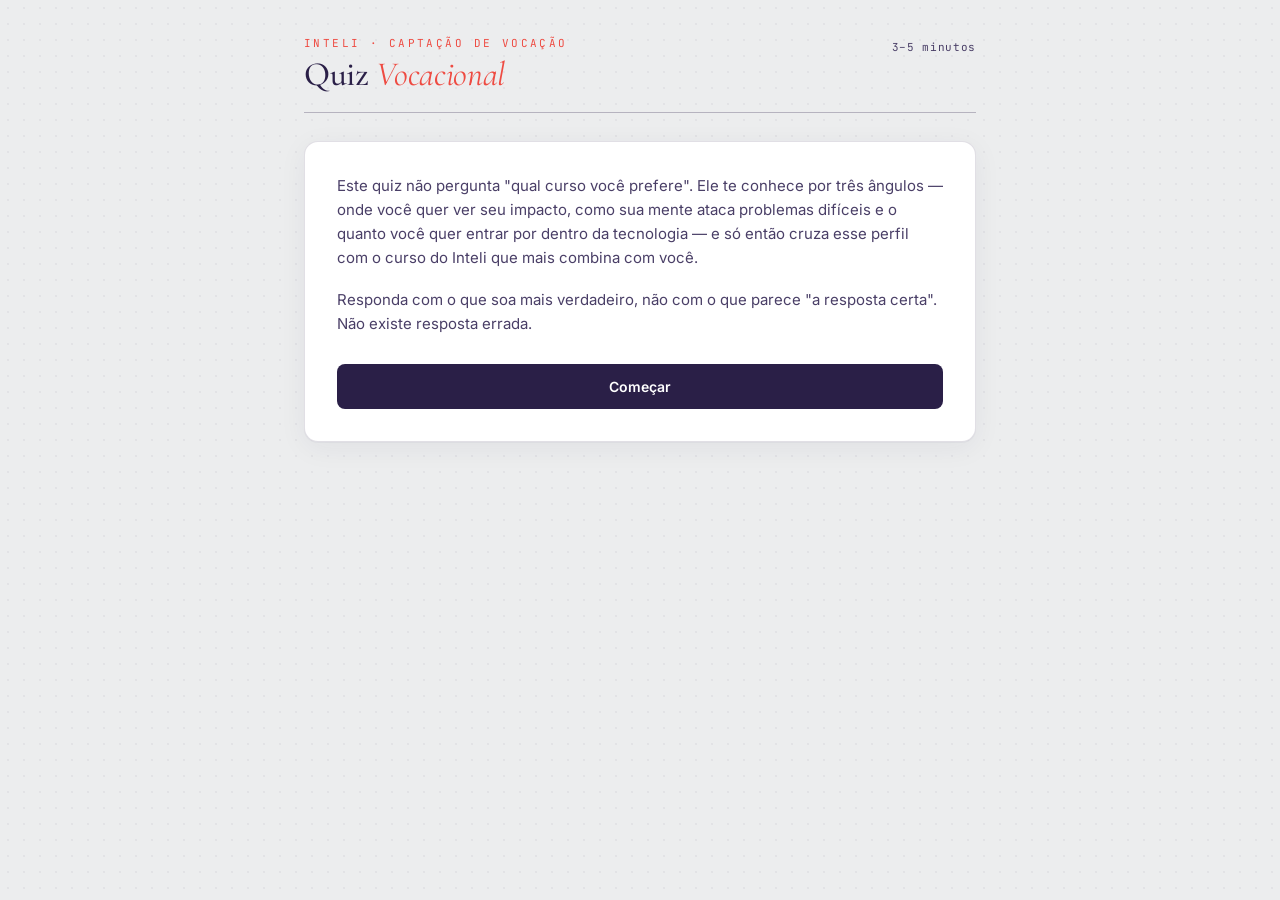
<file: index.html>
<!DOCTYPE html>
<html lang="pt-BR">
<head>
<meta charset="UTF-8">
<meta name="viewport" content="width=device-width, initial-scale=1">
<title>Quiz Vocacional · Inteli</title>
<link rel="preconnect" href="https://fonts.googleapis.com">
<link rel="preconnect" href="https://fonts.gstatic.com" crossorigin>
<link href="https://fonts.googleapis.com/css2?family=Cormorant+Garamond:ital,wght@0,400;0,500;0,600;0,700;1,400&family=Inter:wght@300;400;500;600;700&family=JetBrains+Mono:wght@400;500&display=swap" rel="stylesheet">
<link rel="stylesheet" href="style.css">
</head>
<body>
<div class="container" id="app"></div>
<script src="questions.js"></script>
<script src="app.js"></script>
</body>
</html>
</file>
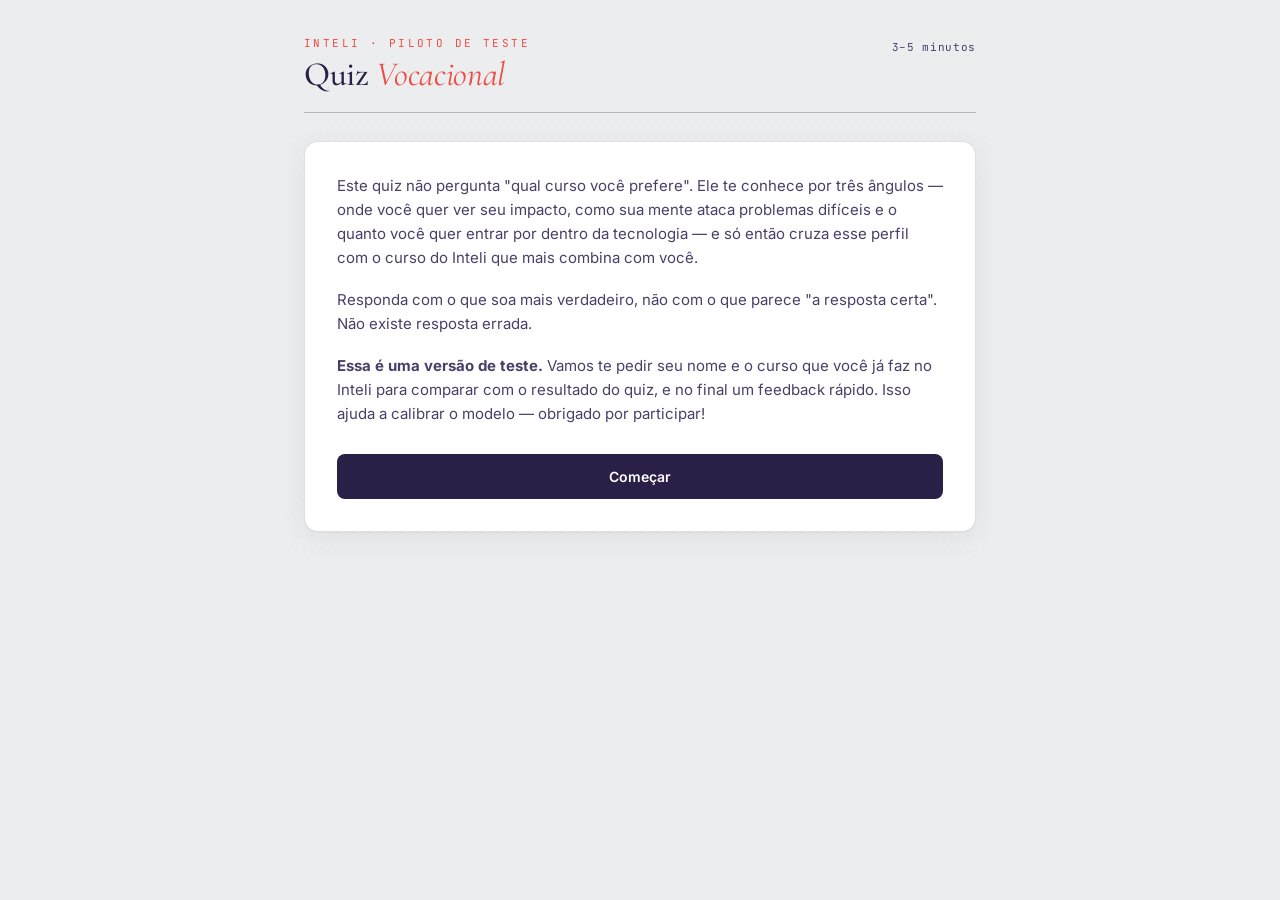
<file: teste-piloto/index.html>
<!DOCTYPE html>
<html lang="pt-BR">
<head>
<meta charset="UTF-8">
<meta name="viewport" content="width=device-width, initial-scale=1">
<title>Quiz Vocacional · Inteli (piloto de teste)</title>
<link rel="preconnect" href="https://fonts.googleapis.com">
<link rel="preconnect" href="https://fonts.gstatic.com" crossorigin>
<link href="https://fonts.googleapis.com/css2?family=Cormorant+Garamond:ital,wght@0,400;0,500;0,600;0,700;1,400&family=Inter:wght@300;400;500;600;700&family=JetBrains+Mono:wght@400;500&display=swap" rel="stylesheet">
<link rel="stylesheet" href="style.css">
</head>
<body>
<div class="container" id="app"></div>
<script src="config.js"></script>
<script src="questions.js"></script>
<script src="app.js"></script>
</body>
</html>
</file>
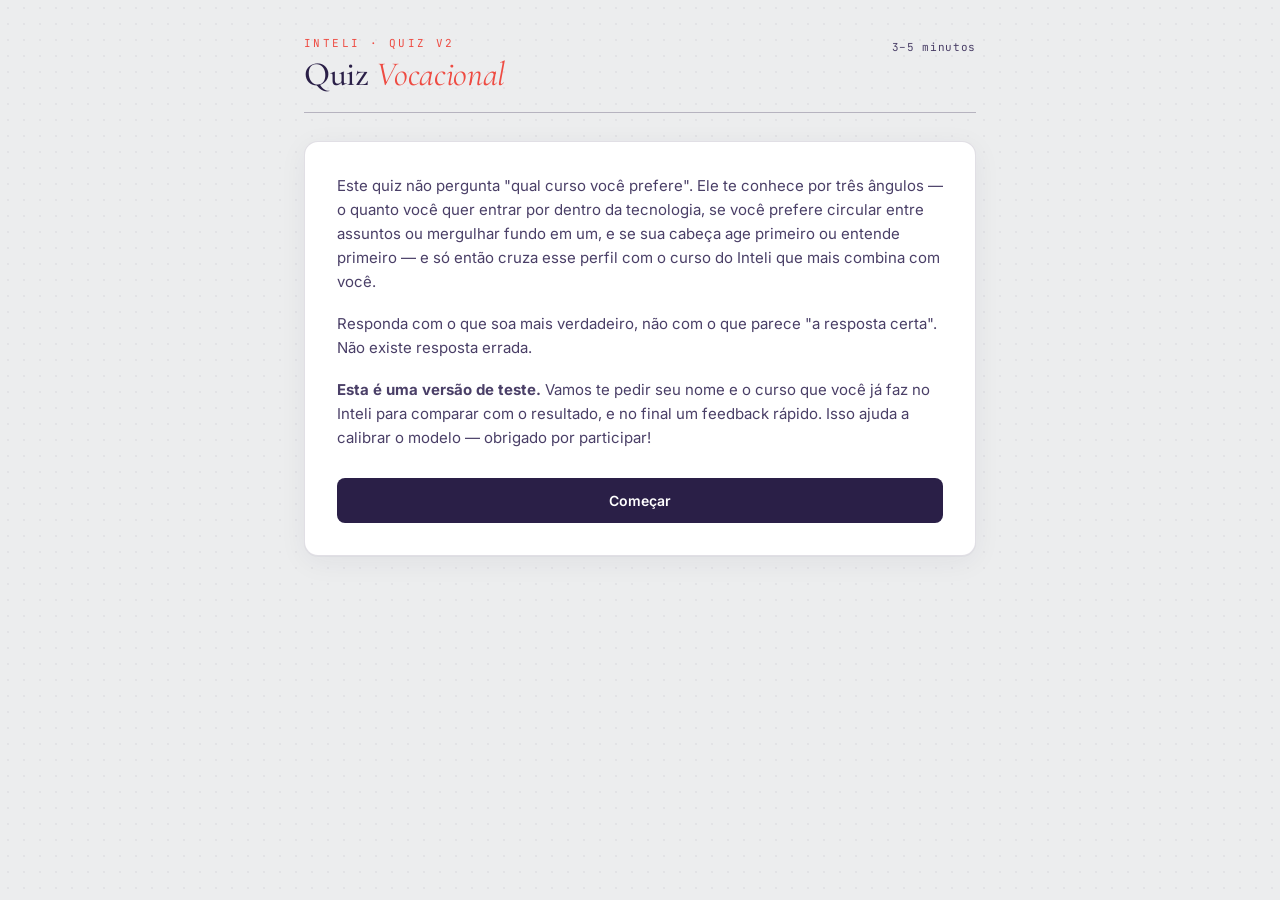
<file: v2/index.html>
<!DOCTYPE html>
<html lang="pt-BR">
<head>
<meta charset="UTF-8">
<meta name="viewport" content="width=device-width, initial-scale=1">
<title>Quiz Vocacional · Inteli (v2)</title>
<link rel="preconnect" href="https://fonts.googleapis.com">
<link rel="preconnect" href="https://fonts.gstatic.com" crossorigin>
<link href="https://fonts.googleapis.com/css2?family=Cormorant+Garamond:ital,wght@0,400;0,500;0,600;0,700;1,400&family=Inter:wght@300;400;500;600;700&family=JetBrains+Mono:wght@400;500&display=swap" rel="stylesheet">
<link rel="stylesheet" href="style.css">
</head>
<body>
<div class="container" id="app"></div>
<script src="config.js"></script>
<script src="questions.js"></script>
<script src="app.js"></script>
</body>
</html>
</file>
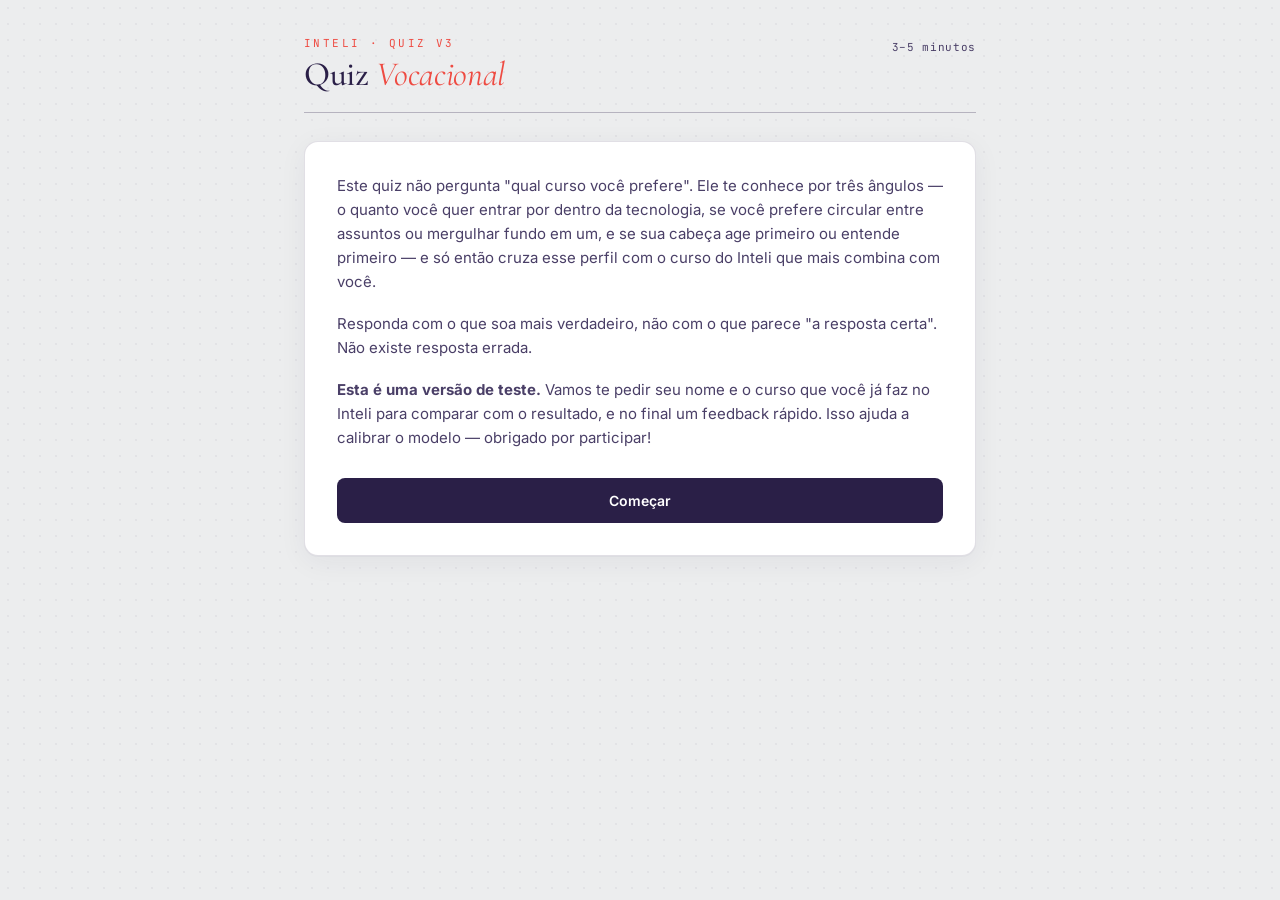
<file: v3/index.html>
<!DOCTYPE html>
<html lang="pt-BR">
<head>
<meta charset="UTF-8">
<meta name="viewport" content="width=device-width, initial-scale=1">
<title>Quiz Vocacional · Inteli (v3)</title>
<link rel="preconnect" href="https://fonts.googleapis.com">
<link rel="preconnect" href="https://fonts.gstatic.com" crossorigin>
<link href="https://fonts.googleapis.com/css2?family=Cormorant+Garamond:ital,wght@0,400;0,500;0,600;0,700;1,400&family=Inter:wght@300;400;500;600;700&family=JetBrains+Mono:wght@400;500&display=swap" rel="stylesheet">
<link rel="stylesheet" href="style.css">
</head>
<body>
<div class="container" id="app"></div>
<script src="config.js"></script>
<script src="questions.js"></script>
<script src="app.js"></script>
</body>
</html>
</file>
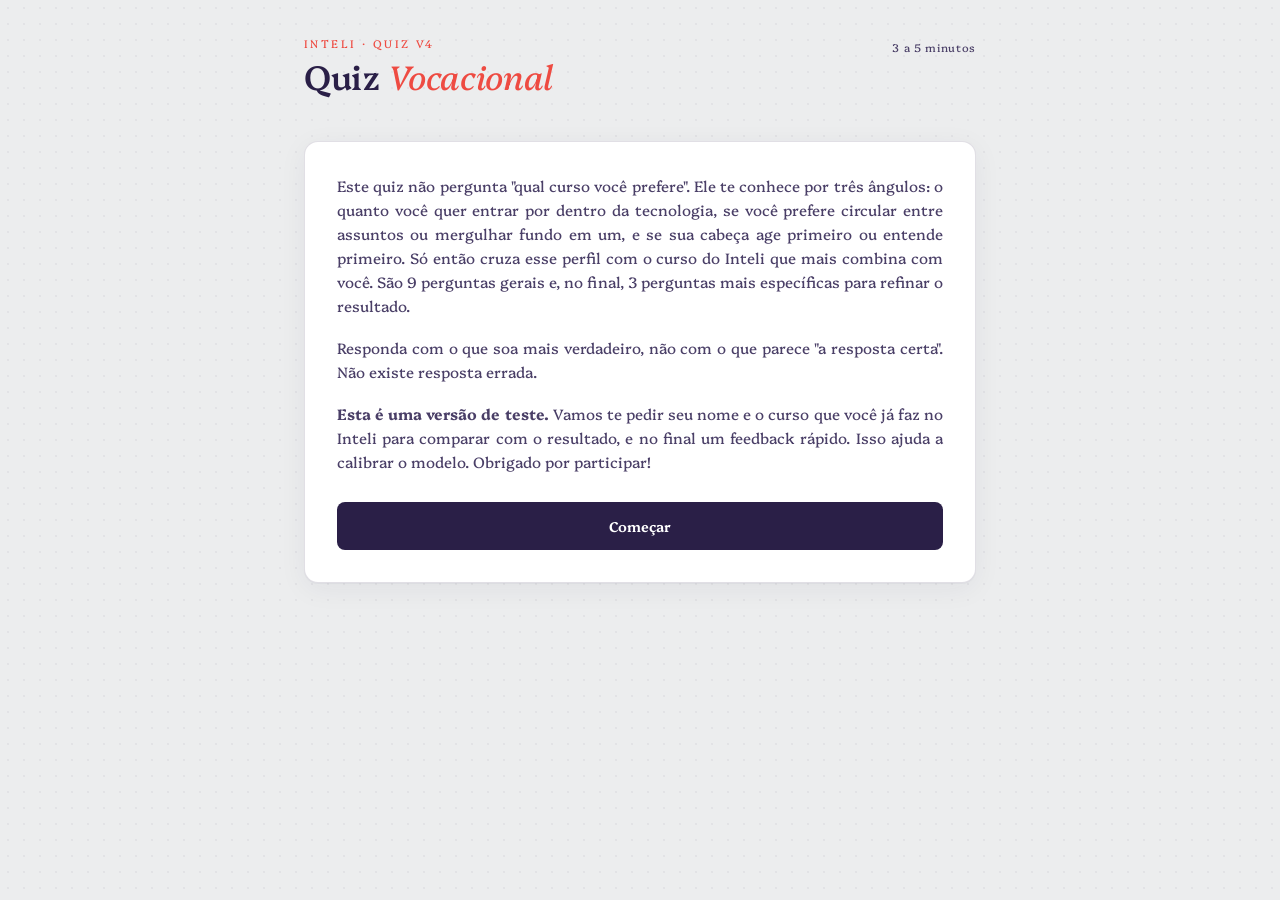
<file: v4/index.html>
<!DOCTYPE html>
<html lang="pt-BR">
<head>
<meta charset="UTF-8">
<meta name="viewport" content="width=device-width, initial-scale=1">
<title>Quiz Vocacional · Inteli (v4)</title>
<link rel="preconnect" href="https://fonts.googleapis.com">
<link rel="preconnect" href="https://fonts.gstatic.com" crossorigin>
<link href="https://fonts.googleapis.com/css2?family=Platypi:ital,wght@0,300..800;1,300..800&display=swap" rel="stylesheet">
<link rel="stylesheet" href="style.css">
</head>
<body>
<div class="container" id="app"></div>
<script src="config.js"></script>
<script src="questions.js"></script>
<script src="app.js"></script>
</body>
</html>
</file>
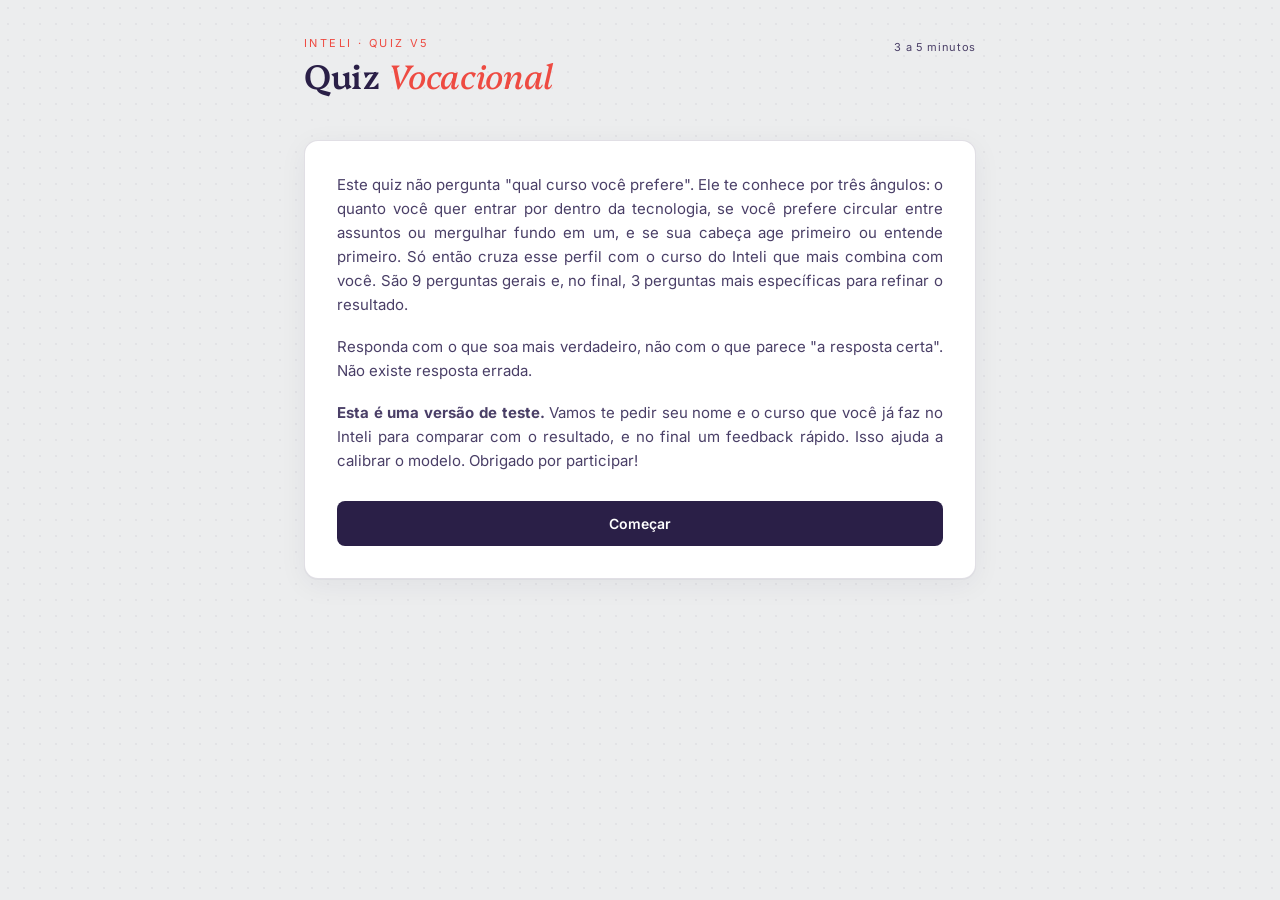
<file: v5/index.html>
<!DOCTYPE html>
<html lang="pt-BR">
<head>
<meta charset="UTF-8">
<meta name="viewport" content="width=device-width, initial-scale=1">
<title>Quiz Vocacional · Inteli (v5)</title>
<link rel="preconnect" href="https://fonts.googleapis.com">
<link rel="preconnect" href="https://fonts.gstatic.com" crossorigin>
<link href="https://fonts.googleapis.com/css2?family=Platypi:ital,wght@0,300..800;1,300..800&family=Inter:ital,wght@0,400..700;1,400..700&display=swap" rel="stylesheet">
<link rel="stylesheet" href="style.css">
</head>
<body>
<div class="container" id="app"></div>
<script src="config.js"></script>
<script src="questions.js"></script>
<script src="app.js"></script>
</body>
</html>
</file>
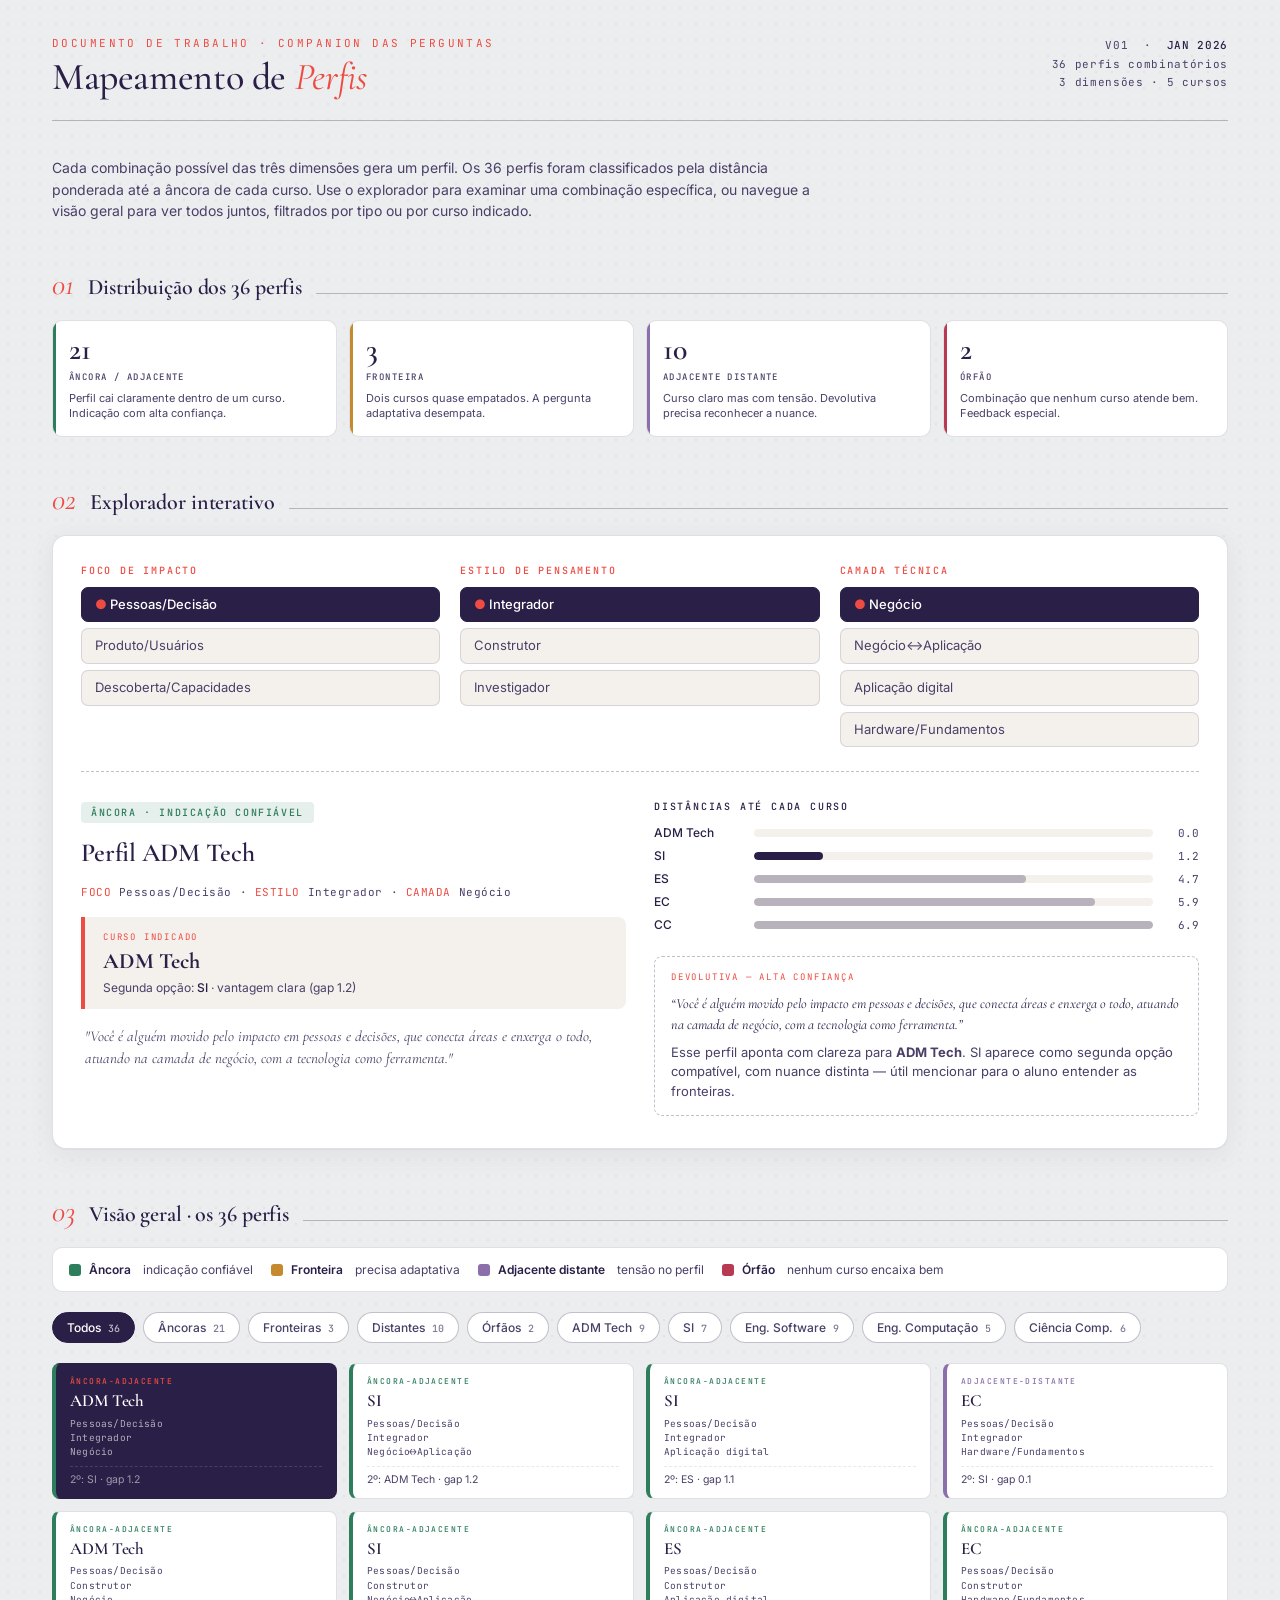
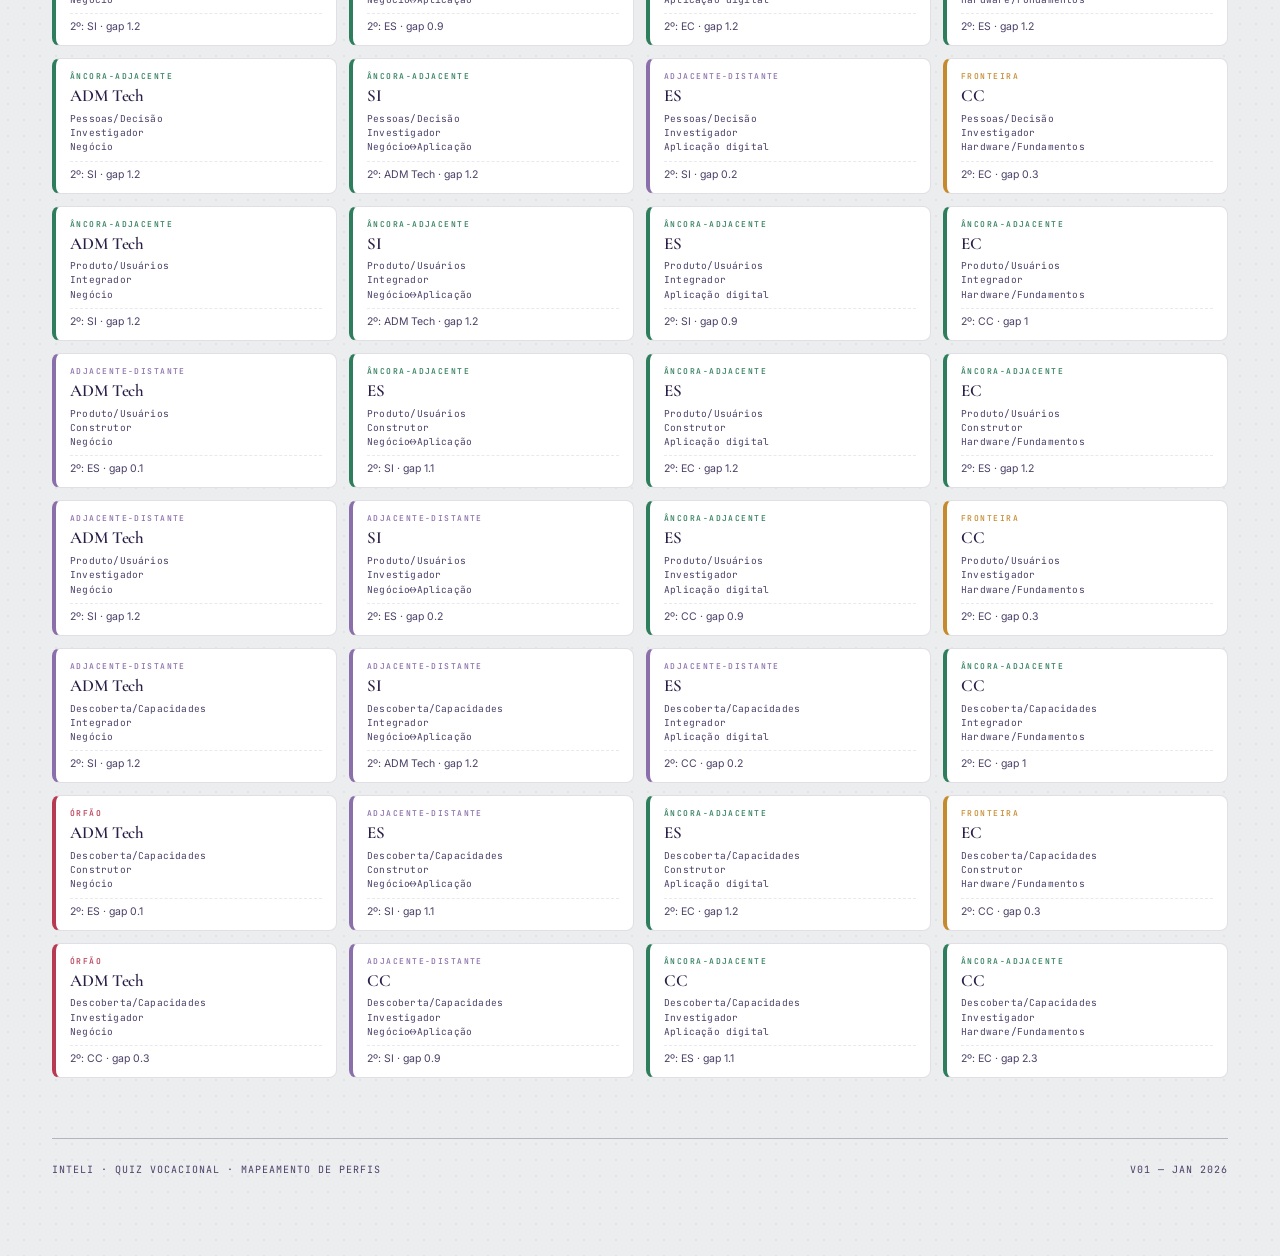
<file: DocumentosRef/Inteli_Quiz_Mapeamento_Perfis.html>
<!DOCTYPE html>
<html lang="pt-BR">
<head>
<meta charset="UTF-8">
<meta name="viewport" content="width=device-width, initial-scale=1">
<title>Mapeamento de Perfis · Quiz Vocacional Inteli</title>
<link rel="preconnect" href="https://fonts.googleapis.com">
<link rel="preconnect" href="https://fonts.gstatic.com" crossorigin>
<link href="https://fonts.googleapis.com/css2?family=Cormorant+Garamond:ital,wght@0,400;0,500;0,600;0,700;1,400&family=Inter:wght@300;400;500;600;700&family=JetBrains+Mono:wght@400;500&display=swap" rel="stylesheet">
<style>
  :root {
    --ink: #2A1F47;
    --ink-2: #3A2E5C;
    --ink-soft: #4A3F67;
    --coral: #EE4B42;
    --coral-soft: #F5A8A3;
    --paper: #ECEDEE;
    --paper-warm: #F4F1ED;
    --line: rgba(42, 31, 71, 0.14);
    --line-strong: rgba(42, 31, 71, 0.28);
    /* tipo colors */
    --c-ancora: #2E7D5C;
    --c-fronteira: #C68A2E;
    --c-distante: #8B6FAB;
    --c-orfao: #B83A52;
  }

  * { box-sizing: border-box; margin: 0; padding: 0; }

  html, body {
    background: var(--paper);
    font-family: 'Inter', sans-serif;
    color: var(--ink);
    -webkit-font-smoothing: antialiased;
    background-image: radial-gradient(circle, rgba(42, 31, 71, 0.05) 1px, transparent 1px);
    background-size: 16px 16px;
  }

  .container {
    max-width: 1240px;
    margin: 0 auto;
    padding: 36px 32px 80px;
  }

  /* HEADER */
  header.top {
    display: flex;
    justify-content: space-between;
    align-items: flex-start;
    margin-bottom: 36px;
    padding-bottom: 24px;
    border-bottom: 1px solid var(--line-strong);
  }
  .eyebrow {
    font-family: 'JetBrains Mono', monospace;
    font-size: 11px;
    letter-spacing: 0.22em;
    color: var(--coral);
    text-transform: uppercase;
    margin-bottom: 8px;
  }
  h1 {
    font-family: 'Cormorant Garamond', serif;
    font-weight: 500;
    font-size: 38px;
    line-height: 1;
    letter-spacing: -0.01em;
    color: var(--ink);
  }
  h1 em {
    font-style: italic;
    color: var(--coral);
    font-weight: 400;
  }
  .header-meta {
    text-align: right;
    font-family: 'JetBrains Mono', monospace;
    font-size: 11px;
    color: var(--ink-soft);
    line-height: 1.7;
    letter-spacing: 0.06em;
  }
  .header-meta strong { color: var(--ink); font-weight: 500; }

  .lead {
    font-size: 14px;
    line-height: 1.55;
    color: var(--ink-soft);
    max-width: 780px;
    margin-bottom: 36px;
  }

  /* SECTION HEADINGS */
  .section-heading {
    display: flex;
    align-items: baseline;
    gap: 14px;
    margin: 48px 0 20px;
  }
  .section-heading:first-child { margin-top: 0; }
  .section-heading .num {
    font-family: 'Cormorant Garamond', serif;
    font-style: italic;
    font-weight: 400;
    font-size: 30px;
    color: var(--coral);
    line-height: 1;
  }
  .section-heading h2 {
    font-family: 'Cormorant Garamond', serif;
    font-weight: 600;
    font-size: 22px;
    color: var(--ink);
    letter-spacing: -0.005em;
  }
  .section-heading .rule {
    flex: 1;
    height: 1px;
    background: var(--line-strong);
  }

  /* EXPLORER: selectors + main panel */
  .explorer {
    background: white;
    border: 1px solid var(--line);
    border-radius: 14px;
    padding: 28px 28px 32px;
    margin-bottom: 24px;
    box-shadow: 0 1px 0 rgba(42,31,71,0.04), 0 6px 28px rgba(42,31,71,0.06);
  }
  .selectors {
    display: grid;
    grid-template-columns: repeat(3, 1fr);
    gap: 20px;
    margin-bottom: 28px;
    padding-bottom: 24px;
    border-bottom: 1px dashed var(--line-strong);
  }
  .selector h3 {
    font-family: 'JetBrains Mono', monospace;
    font-size: 10px;
    letter-spacing: 0.18em;
    color: var(--coral);
    margin-bottom: 10px;
    text-transform: uppercase;
    font-weight: 500;
  }
  .options {
    display: flex;
    flex-direction: column;
    gap: 6px;
  }
  .opt {
    border: 1px solid var(--line);
    background: var(--paper-warm);
    padding: 9px 13px;
    border-radius: 7px;
    cursor: pointer;
    font-size: 13px;
    color: var(--ink-soft);
    font-family: 'Inter', sans-serif;
    transition: all 0.12s ease;
    text-align: left;
    line-height: 1.2;
  }
  .opt:hover {
    border-color: var(--coral-soft);
    background: white;
    color: var(--ink);
  }
  .opt.active {
    background: var(--ink);
    border-color: var(--ink);
    color: white;
    font-weight: 500;
  }
  .opt.active::before {
    content: '● ';
    color: var(--coral);
  }

  /* MAIN PANEL */
  .main-panel {
    display: grid;
    grid-template-columns: 1fr 1fr;
    gap: 28px;
  }
  .panel-left, .panel-right {
    display: flex;
    flex-direction: column;
    gap: 16px;
  }

  .profile-tag {
    display: inline-block;
    font-family: 'JetBrains Mono', monospace;
    font-size: 10px;
    letter-spacing: 0.16em;
    text-transform: uppercase;
    padding: 4px 10px;
    border-radius: 4px;
    font-weight: 500;
  }
  .tag-ancora    { background: rgba(46,125,92,0.12);  color: var(--c-ancora); }
  .tag-fronteira { background: rgba(198,138,46,0.14); color: var(--c-fronteira); }
  .tag-distante  { background: rgba(139,111,171,0.14); color: var(--c-distante); }
  .tag-orfao     { background: rgba(184,58,82,0.14);  color: var(--c-orfao); }

  .profile-headline {
    font-family: 'Cormorant Garamond', serif;
    font-weight: 600;
    font-size: 26px;
    line-height: 1.1;
    color: var(--ink);
    letter-spacing: -0.005em;
  }
  .profile-coords {
    font-family: 'JetBrains Mono', monospace;
    font-size: 11px;
    color: var(--ink-soft);
    letter-spacing: 0.05em;
    line-height: 1.6;
  }
  .profile-coords .lab { color: var(--coral); }

  .verdict-card {
    border-left: 4px solid var(--coral);
    padding: 14px 18px;
    background: var(--paper-warm);
    border-radius: 0 8px 8px 0;
  }
  .verdict-card .label {
    font-family: 'JetBrains Mono', monospace;
    font-size: 9px;
    letter-spacing: 0.2em;
    color: var(--coral);
    text-transform: uppercase;
    margin-bottom: 6px;
  }
  .verdict-card .course {
    font-family: 'Cormorant Garamond', serif;
    font-weight: 700;
    font-size: 22px;
    color: var(--ink);
    margin-bottom: 4px;
    line-height: 1.1;
  }
  .verdict-card .second {
    font-size: 12px;
    color: var(--ink-soft);
    margin-top: 6px;
  }
  .verdict-card .second strong { color: var(--ink); font-weight: 500; }

  .interpretation {
    font-family: 'Cormorant Garamond', serif;
    font-style: italic;
    font-size: 15px;
    color: var(--ink-soft);
    line-height: 1.5;
    padding: 0 4px;
  }

  /* distance bars */
  .distances h4 {
    font-family: 'JetBrains Mono', monospace;
    font-size: 10px;
    letter-spacing: 0.18em;
    color: var(--ink);
    margin-bottom: 12px;
    text-transform: uppercase;
    font-weight: 500;
  }
  .dist-row {
    display: grid;
    grid-template-columns: 90px 1fr 36px;
    align-items: center;
    gap: 10px;
    margin-bottom: 8px;
  }
  .dist-name {
    font-size: 12px;
    font-weight: 500;
    color: var(--ink);
  }
  .dist-bar-track {
    height: 8px;
    background: var(--paper-warm);
    border-radius: 4px;
    position: relative;
    overflow: hidden;
  }
  .dist-bar-fill {
    height: 100%;
    background: var(--ink);
    border-radius: 4px;
    transition: width 0.25s ease;
  }
  .dist-bar-fill.closest { background: var(--coral); }
  .dist-bar-fill.second  { background: var(--ink); }
  .dist-bar-fill.other   { background: rgba(42,31,71,0.3); }
  .dist-value {
    font-family: 'JetBrains Mono', monospace;
    font-size: 11px;
    color: var(--ink-soft);
    text-align: right;
  }

  /* FEEDBACK preview */
  .feedback-preview {
    border: 1px dashed var(--line-strong);
    padding: 14px 16px;
    border-radius: 8px;
    background: white;
    font-size: 13px;
    line-height: 1.5;
    color: var(--ink-soft);
  }
  .feedback-preview .lab {
    font-family: 'JetBrains Mono', monospace;
    font-size: 9px;
    letter-spacing: 0.2em;
    color: var(--coral);
    text-transform: uppercase;
    margin-bottom: 8px;
    display: block;
  }
  .feedback-preview p { margin-bottom: 8px; }
  .feedback-preview p:last-child { margin-bottom: 0; }
  .feedback-preview em {
    font-family: 'Cormorant Garamond', serif;
    font-style: italic;
    color: var(--ink);
    font-size: 14px;
  }

  /* OVERVIEW GRID */
  .legend-row {
    display: flex;
    gap: 18px;
    flex-wrap: wrap;
    margin-bottom: 20px;
    padding: 14px 16px;
    background: white;
    border: 1px solid var(--line);
    border-radius: 10px;
  }
  .legend-row .legend-item {
    display: flex;
    align-items: center;
    gap: 8px;
    font-size: 12px;
    color: var(--ink-soft);
  }
  .legend-row .swatch {
    width: 12px;
    height: 12px;
    border-radius: 3px;
  }
  .legend-row .legend-item strong {
    color: var(--ink);
    font-weight: 600;
    margin-right: 4px;
  }

  .filters {
    display: flex;
    gap: 8px;
    flex-wrap: wrap;
    margin-bottom: 20px;
  }
  .filter-btn {
    border: 1px solid var(--line-strong);
    background: white;
    padding: 7px 14px;
    border-radius: 18px;
    font-size: 12px;
    color: var(--ink-soft);
    cursor: pointer;
    font-family: 'Inter', sans-serif;
    font-weight: 500;
    transition: all 0.12s ease;
  }
  .filter-btn:hover { border-color: var(--coral); color: var(--coral); }
  .filter-btn.active {
    background: var(--ink);
    border-color: var(--ink);
    color: white;
  }
  .filter-btn .count {
    font-family: 'JetBrains Mono', monospace;
    font-size: 10px;
    opacity: 0.7;
    margin-left: 4px;
  }

  .grid {
    display: grid;
    grid-template-columns: repeat(4, 1fr);
    gap: 12px;
  }
  .card {
    background: white;
    border: 1px solid var(--line);
    border-left: 4px solid var(--ink);
    border-radius: 8px;
    padding: 12px 14px;
    cursor: pointer;
    transition: all 0.12s ease;
    text-align: left;
    font-family: inherit;
  }
  .card:hover {
    transform: translateY(-2px);
    box-shadow: 0 6px 18px rgba(42,31,71,0.1);
    border-color: var(--coral-soft);
  }
  .card.is-ancora    { border-left-color: var(--c-ancora); }
  .card.is-fronteira { border-left-color: var(--c-fronteira); }
  .card.is-distante  { border-left-color: var(--c-distante); }
  .card.is-orfao     { border-left-color: var(--c-orfao); }

  .card.selected {
    background: var(--ink);
    color: var(--paper);
  }
  .card.selected .card-course { color: white; }
  .card.selected .card-coords { color: rgba(236,237,238,0.7); }
  .card.selected .card-second { color: rgba(236,237,238,0.6); }

  .card-tag {
    font-family: 'JetBrains Mono', monospace;
    font-size: 8px;
    letter-spacing: 0.18em;
    text-transform: uppercase;
    margin-bottom: 6px;
    font-weight: 500;
  }
  .card.is-ancora .card-tag    { color: var(--c-ancora); }
  .card.is-fronteira .card-tag { color: var(--c-fronteira); }
  .card.is-distante .card-tag  { color: var(--c-distante); }
  .card.is-orfao .card-tag     { color: var(--c-orfao); }
  .card.selected .card-tag { color: var(--coral); }

  .card-course {
    font-family: 'Cormorant Garamond', serif;
    font-weight: 600;
    font-size: 17px;
    color: var(--ink);
    line-height: 1.1;
    margin-bottom: 6px;
    letter-spacing: -0.005em;
  }
  .card-coords {
    font-family: 'JetBrains Mono', monospace;
    font-size: 9.5px;
    color: var(--ink-soft);
    line-height: 1.5;
    letter-spacing: 0.02em;
  }
  .card-second {
    font-size: 10.5px;
    color: var(--ink-soft);
    margin-top: 6px;
    padding-top: 6px;
    border-top: 1px dashed rgba(42,31,71,0.1);
  }
  .card.selected .card-second { border-top-color: rgba(236,237,238,0.15); }

  /* STATS panel */
  .stats {
    display: grid;
    grid-template-columns: repeat(4, 1fr);
    gap: 12px;
    margin-bottom: 28px;
  }
  .stat {
    background: white;
    border: 1px solid var(--line);
    border-radius: 10px;
    padding: 14px 16px;
    position: relative;
    overflow: hidden;
  }
  .stat::before {
    content: '';
    position: absolute;
    left: 0; top: 0; bottom: 0;
    width: 3px;
  }
  .stat.s-ancora::before    { background: var(--c-ancora); }
  .stat.s-fronteira::before { background: var(--c-fronteira); }
  .stat.s-distante::before  { background: var(--c-distante); }
  .stat.s-orfao::before     { background: var(--c-orfao); }
  .stat-num {
    font-family: 'Cormorant Garamond', serif;
    font-weight: 600;
    font-size: 30px;
    line-height: 1;
    color: var(--ink);
  }
  .stat-label {
    font-family: 'JetBrains Mono', monospace;
    font-size: 9px;
    letter-spacing: 0.16em;
    color: var(--ink-soft);
    text-transform: uppercase;
    margin-top: 6px;
    font-weight: 500;
  }
  .stat-desc {
    font-size: 11px;
    color: var(--ink-soft);
    line-height: 1.4;
    margin-top: 8px;
  }

  footer {
    margin-top: 60px;
    padding-top: 24px;
    border-top: 1px solid var(--line-strong);
    font-family: 'JetBrains Mono', monospace;
    font-size: 10px;
    letter-spacing: 0.1em;
    color: var(--ink-soft);
    display: flex;
    justify-content: space-between;
  }

  @media (max-width: 920px) {
    .selectors { grid-template-columns: 1fr; }
    .main-panel { grid-template-columns: 1fr; }
    .grid { grid-template-columns: repeat(2, 1fr); }
    .stats { grid-template-columns: repeat(2, 1fr); }
  }
</style>
</head>
<body>
<div class="container">

  <header class="top">
    <div>
      <div class="eyebrow">Documento de Trabalho · Companion das perguntas</div>
      <h1>Mapeamento de <em>Perfis</em></h1>
    </div>
    <div class="header-meta">
      V01 &nbsp;·&nbsp; <strong>JAN 2026</strong><br>
      36 perfis combinatórios<br>
      3 dimensões · 5 cursos
    </div>
  </header>

  <p class="lead">
    Cada combinação possível das três dimensões gera um perfil. Os 36 perfis foram classificados pela distância ponderada até a âncora de cada curso. Use o explorador para examinar uma combinação específica, ou navegue a visão geral para ver todos juntos, filtrados por tipo ou por curso indicado.
  </p>

  <!-- ============ STATS ============ -->
  <div class="section-heading">
    <span class="num">01</span>
    <h2>Distribuição dos 36 perfis</h2>
    <span class="rule"></span>
  </div>

  <div class="stats">
    <div class="stat s-ancora">
      <div class="stat-num">21</div>
      <div class="stat-label">Âncora / Adjacente</div>
      <div class="stat-desc">Perfil cai claramente dentro de um curso. Indicação com alta confiança.</div>
    </div>
    <div class="stat s-fronteira">
      <div class="stat-num">3</div>
      <div class="stat-label">Fronteira</div>
      <div class="stat-desc">Dois cursos quase empatados. A pergunta adaptativa desempata.</div>
    </div>
    <div class="stat s-distante">
      <div class="stat-num">10</div>
      <div class="stat-label">Adjacente Distante</div>
      <div class="stat-desc">Curso claro mas com tensão. Devolutiva precisa reconhecer a nuance.</div>
    </div>
    <div class="stat s-orfao">
      <div class="stat-num">2</div>
      <div class="stat-label">Órfão</div>
      <div class="stat-desc">Combinação que nenhum curso atende bem. Feedback especial.</div>
    </div>
  </div>

  <!-- ============ EXPLORER ============ -->
  <div class="section-heading">
    <span class="num">02</span>
    <h2>Explorador interativo</h2>
    <span class="rule"></span>
  </div>

  <div class="explorer">
    <div class="selectors">
      <div class="selector">
        <h3>Foco de Impacto</h3>
        <div class="options" id="opt-foco"></div>
      </div>
      <div class="selector">
        <h3>Estilo de Pensamento</h3>
        <div class="options" id="opt-estilo"></div>
      </div>
      <div class="selector">
        <h3>Camada Técnica</h3>
        <div class="options" id="opt-camada"></div>
      </div>
    </div>

    <div class="main-panel">
      <div class="panel-left">
        <div>
          <span class="profile-tag" id="profile-tag">—</span>
        </div>
        <div class="profile-headline" id="profile-headline">—</div>
        <div class="profile-coords" id="profile-coords">—</div>

        <div class="verdict-card">
          <div class="label">Curso Indicado</div>
          <div class="course" id="verdict-course">—</div>
          <div class="second" id="verdict-second">—</div>
        </div>

        <div class="interpretation" id="interpretation">—</div>
      </div>

      <div class="panel-right">
        <div class="distances">
          <h4>Distâncias até cada curso</h4>
          <div id="distances-list"></div>
        </div>
        <div class="feedback-preview" id="feedback-preview">—</div>
      </div>
    </div>
  </div>

  <!-- ============ OVERVIEW ============ -->
  <div class="section-heading">
    <span class="num">03</span>
    <h2>Visão geral · os 36 perfis</h2>
    <span class="rule"></span>
  </div>

  <div class="legend-row">
    <div class="legend-item"><span class="swatch" style="background:var(--c-ancora)"></span><strong>Âncora</strong> indicação confiável</div>
    <div class="legend-item"><span class="swatch" style="background:var(--c-fronteira)"></span><strong>Fronteira</strong> precisa adaptativa</div>
    <div class="legend-item"><span class="swatch" style="background:var(--c-distante)"></span><strong>Adjacente distante</strong> tensão no perfil</div>
    <div class="legend-item"><span class="swatch" style="background:var(--c-orfao)"></span><strong>Órfão</strong> nenhum curso encaixa bem</div>
  </div>

  <div class="filters" id="filters"></div>

  <div class="grid" id="grid"></div>

  <footer>
    <span>INTELI · QUIZ VOCACIONAL · MAPEAMENTO DE PERFIS</span>
    <span>V01 — JAN 2026</span>
  </footer>

</div>

<script>
// ============================================================
// DATA — 36 profiles pre-computed
// ============================================================
const FOCO_LABELS   = ["Pessoas/Decisão", "Produto/Usuários", "Descoberta/Capacidades"];
const ESTILO_LABELS = ["Integrador", "Construtor", "Investigador"];
const CAMADA_LABELS = ["Negócio", "Negócio↔Aplicação", "Aplicação digital", "Hardware/Fundamentos"];

const PERFIS = [{"perfil":{"foco":0,"estilo":0,"camada":0},"curso_1":"ADM Tech","dist_1":0.0,"curso_2":"SI","dist_2":1.2,"gap":1.2,"tipo":"âncora-adjacente","all_dists":[["ADM Tech",0.0],["SI",1.2],["ES",4.7],["EC",5.9],["CC",6.9]],"perfil_legivel":{"foco":"Pessoas/Decisão","estilo":"Integrador","camada":"Negócio"}},{"perfil":{"foco":0,"estilo":0,"camada":1},"curso_1":"SI","dist_1":0.0,"curso_2":"ADM Tech","dist_2":1.2,"gap":1.2,"tipo":"âncora-adjacente","all_dists":[["SI",0.0],["ADM Tech",1.2],["ES",3.5],["EC",4.7],["CC",5.7]],"perfil_legivel":{"foco":"Pessoas/Decisão","estilo":"Integrador","camada":"Negócio↔Aplicação"}},{"perfil":{"foco":0,"estilo":0,"camada":2},"curso_1":"SI","dist_1":1.2,"curso_2":"ES","dist_2":2.3,"gap":1.1,"tipo":"âncora-adjacente","all_dists":[["SI",1.2],["ES",2.3],["ADM Tech",2.4],["EC",3.5],["CC",4.5]],"perfil_legivel":{"foco":"Pessoas/Decisão","estilo":"Integrador","camada":"Aplicação digital"}},{"perfil":{"foco":0,"estilo":0,"camada":3},"curso_1":"EC","dist_1":2.3,"curso_2":"SI","dist_2":2.4,"gap":0.1,"tipo":"adjacente-distante","all_dists":[["EC",2.3],["SI",2.4],["CC",3.3],["ES",3.5],["ADM Tech",3.6]],"perfil_legivel":{"foco":"Pessoas/Decisão","estilo":"Integrador","camada":"Hardware/Fundamentos"}},{"perfil":{"foco":0,"estilo":1,"camada":0},"curso_1":"ADM Tech","dist_1":1.3,"curso_2":"SI","dist_2":2.5,"gap":1.2,"tipo":"âncora-adjacente","all_dists":[["ADM Tech",1.3],["SI",2.5],["ES",3.4],["EC",4.6],["CC",6.9]],"perfil_legivel":{"foco":"Pessoas/Decisão","estilo":"Construtor","camada":"Negócio"}},{"perfil":{"foco":0,"estilo":1,"camada":1},"curso_1":"SI","dist_1":1.3,"curso_2":"ES","dist_2":2.2,"gap":0.9,"tipo":"âncora-adjacente","all_dists":[["SI",1.3],["ES",2.2],["ADM Tech",2.5],["EC",3.4],["CC",5.7]],"perfil_legivel":{"foco":"Pessoas/Decisão","estilo":"Construtor","camada":"Negócio↔Aplicação"}},{"perfil":{"foco":0,"estilo":1,"camada":2},"curso_1":"ES","dist_1":1.0,"curso_2":"EC","dist_2":2.2,"gap":1.2,"tipo":"âncora-adjacente","all_dists":[["ES",1.0],["EC",2.2],["SI",2.5],["ADM Tech",3.7],["CC",4.5]],"perfil_legivel":{"foco":"Pessoas/Decisão","estilo":"Construtor","camada":"Aplicação digital"}},{"perfil":{"foco":0,"estilo":1,"camada":3},"curso_1":"EC","dist_1":1.0,"curso_2":"ES","dist_2":2.2,"gap":1.2,"tipo":"âncora-adjacente","all_dists":[["EC",1.0],["ES",2.2],["CC",3.3],["SI",3.7],["ADM Tech",4.9]],"perfil_legivel":{"foco":"Pessoas/Decisão","estilo":"Construtor","camada":"Hardware/Fundamentos"}},{"perfil":{"foco":0,"estilo":2,"camada":0},"curso_1":"ADM Tech","dist_1":1.3,"curso_2":"SI","dist_2":2.5,"gap":1.2,"tipo":"âncora-adjacente","all_dists":[["ADM Tech",1.3],["SI",2.5],["ES",4.7],["CC",5.6],["EC",5.9]],"perfil_legivel":{"foco":"Pessoas/Decisão","estilo":"Investigador","camada":"Negócio"}},{"perfil":{"foco":0,"estilo":2,"camada":1},"curso_1":"SI","dist_1":1.3,"curso_2":"ADM Tech","dist_2":2.5,"gap":1.2,"tipo":"âncora-adjacente","all_dists":[["SI",1.3],["ADM Tech",2.5],["ES",3.5],["CC",4.4],["EC",4.7]],"perfil_legivel":{"foco":"Pessoas/Decisão","estilo":"Investigador","camada":"Negócio↔Aplicação"}},{"perfil":{"foco":0,"estilo":2,"camada":2},"curso_1":"ES","dist_1":2.3,"curso_2":"SI","dist_2":2.5,"gap":0.2,"tipo":"adjacente-distante","all_dists":[["ES",2.3],["SI",2.5],["CC",3.2],["EC",3.5],["ADM Tech",3.7]],"perfil_legivel":{"foco":"Pessoas/Decisão","estilo":"Investigador","camada":"Aplicação digital"}},{"perfil":{"foco":0,"estilo":2,"camada":3},"curso_1":"CC","dist_1":2.0,"curso_2":"EC","dist_2":2.3,"gap":0.3,"tipo":"fronteira","all_dists":[["CC",2.0],["EC",2.3],["ES",3.5],["SI",3.7],["ADM Tech",4.9]],"perfil_legivel":{"foco":"Pessoas/Decisão","estilo":"Investigador","camada":"Hardware/Fundamentos"}},{"perfil":{"foco":1,"estilo":0,"camada":0},"curso_1":"ADM Tech","dist_1":1.0,"curso_2":"SI","dist_2":2.2,"gap":1.2,"tipo":"âncora-adjacente","all_dists":[["ADM Tech",1.0],["SI",2.2],["ES",3.7],["EC",4.9],["CC",5.9]],"perfil_legivel":{"foco":"Produto/Usuários","estilo":"Integrador","camada":"Negócio"}},{"perfil":{"foco":1,"estilo":0,"camada":1},"curso_1":"SI","dist_1":1.0,"curso_2":"ADM Tech","dist_2":2.2,"gap":1.2,"tipo":"âncora-adjacente","all_dists":[["SI",1.0],["ADM Tech",2.2],["ES",2.5],["EC",3.7],["CC",4.7]],"perfil_legivel":{"foco":"Produto/Usuários","estilo":"Integrador","camada":"Negócio↔Aplicação"}},{"perfil":{"foco":1,"estilo":0,"camada":2},"curso_1":"ES","dist_1":1.3,"curso_2":"SI","dist_2":2.2,"gap":0.9,"tipo":"âncora-adjacente","all_dists":[["ES",1.3],["SI",2.2],["EC",2.5],["ADM Tech",3.4],["CC",3.5]],"perfil_legivel":{"foco":"Produto/Usuários","estilo":"Integrador","camada":"Aplicação digital"}},{"perfil":{"foco":1,"estilo":0,"camada":3},"curso_1":"EC","dist_1":1.3,"curso_2":"CC","dist_2":2.3,"gap":1.0,"tipo":"âncora-adjacente","all_dists":[["EC",1.3],["CC",2.3],["ES",2.5],["SI",3.4],["ADM Tech",4.6]],"perfil_legivel":{"foco":"Produto/Usuários","estilo":"Integrador","camada":"Hardware/Fundamentos"}},{"perfil":{"foco":1,"estilo":1,"camada":0},"curso_1":"ADM Tech","dist_1":2.3,"curso_2":"ES","dist_2":2.4,"gap":0.1,"tipo":"adjacente-distante","all_dists":[["ADM Tech",2.3],["ES",2.4],["SI",3.5],["EC",3.6],["CC",5.9]],"perfil_legivel":{"foco":"Produto/Usuários","estilo":"Construtor","camada":"Negócio"}},{"perfil":{"foco":1,"estilo":1,"camada":1},"curso_1":"ES","dist_1":1.2,"curso_2":"SI","dist_2":2.3,"gap":1.1,"tipo":"âncora-adjacente","all_dists":[["ES",1.2],["SI",2.3],["EC",2.4],["ADM Tech",3.5],["CC",4.7]],"perfil_legivel":{"foco":"Produto/Usuários","estilo":"Construtor","camada":"Negócio↔Aplicação"}},{"perfil":{"foco":1,"estilo":1,"camada":2},"curso_1":"ES","dist_1":0.0,"curso_2":"EC","dist_2":1.2,"gap":1.2,"tipo":"âncora-adjacente","all_dists":[["ES",0.0],["EC",1.2],["CC",3.5],["SI",3.5],["ADM Tech",4.7]],"perfil_legivel":{"foco":"Produto/Usuários","estilo":"Construtor","camada":"Aplicação digital"}},{"perfil":{"foco":1,"estilo":1,"camada":3},"curso_1":"EC","dist_1":0.0,"curso_2":"ES","dist_2":1.2,"gap":1.2,"tipo":"âncora-adjacente","all_dists":[["EC",0.0],["ES",1.2],["CC",2.3],["SI",4.7],["ADM Tech",5.9]],"perfil_legivel":{"foco":"Produto/Usuários","estilo":"Construtor","camada":"Hardware/Fundamentos"}},{"perfil":{"foco":1,"estilo":2,"camada":0},"curso_1":"ADM Tech","dist_1":2.3,"curso_2":"SI","dist_2":3.5,"gap":1.2,"tipo":"adjacente-distante","all_dists":[["ADM Tech",2.3],["SI",3.5],["ES",3.7],["CC",4.6],["EC",4.9]],"perfil_legivel":{"foco":"Produto/Usuários","estilo":"Investigador","camada":"Negócio"}},{"perfil":{"foco":1,"estilo":2,"camada":1},"curso_1":"SI","dist_1":2.3,"curso_2":"ES","dist_2":2.5,"gap":0.2,"tipo":"adjacente-distante","all_dists":[["SI",2.3],["ES",2.5],["CC",3.4],["ADM Tech",3.5],["EC",3.7]],"perfil_legivel":{"foco":"Produto/Usuários","estilo":"Investigador","camada":"Negócio↔Aplicação"}},{"perfil":{"foco":1,"estilo":2,"camada":2},"curso_1":"ES","dist_1":1.3,"curso_2":"CC","dist_2":2.2,"gap":0.9,"tipo":"âncora-adjacente","all_dists":[["ES",1.3],["CC",2.2],["EC",2.5],["SI",3.5],["ADM Tech",4.7]],"perfil_legivel":{"foco":"Produto/Usuários","estilo":"Investigador","camada":"Aplicação digital"}},{"perfil":{"foco":1,"estilo":2,"camada":3},"curso_1":"CC","dist_1":1.0,"curso_2":"EC","dist_2":1.3,"gap":0.3,"tipo":"fronteira","all_dists":[["CC",1.0],["EC",1.3],["ES",2.5],["SI",4.7],["ADM Tech",5.9]],"perfil_legivel":{"foco":"Produto/Usuários","estilo":"Investigador","camada":"Hardware/Fundamentos"}},{"perfil":{"foco":2,"estilo":0,"camada":0},"curso_1":"ADM Tech","dist_1":2.0,"curso_2":"SI","dist_2":3.2,"gap":1.2,"tipo":"adjacente-distante","all_dists":[["ADM Tech",2.0],["SI",3.2],["ES",4.7],["CC",4.9],["EC",5.9]],"perfil_legivel":{"foco":"Descoberta/Capacidades","estilo":"Integrador","camada":"Negócio"}},{"perfil":{"foco":2,"estilo":0,"camada":1},"curso_1":"SI","dist_1":2.0,"curso_2":"ADM Tech","dist_2":3.2,"gap":1.2,"tipo":"adjacente-distante","all_dists":[["SI",2.0],["ADM Tech",3.2],["ES",3.5],["CC",3.7],["EC",4.7]],"perfil_legivel":{"foco":"Descoberta/Capacidades","estilo":"Integrador","camada":"Negócio↔Aplicação"}},{"perfil":{"foco":2,"estilo":0,"camada":2},"curso_1":"ES","dist_1":2.3,"curso_2":"CC","dist_2":2.5,"gap":0.2,"tipo":"adjacente-distante","all_dists":[["ES",2.3],["CC",2.5],["SI",3.2],["EC",3.5],["ADM Tech",4.4]],"perfil_legivel":{"foco":"Descoberta/Capacidades","estilo":"Integrador","camada":"Aplicação digital"}},{"perfil":{"foco":2,"estilo":0,"camada":3},"curso_1":"CC","dist_1":1.3,"curso_2":"EC","dist_2":2.3,"gap":1.0,"tipo":"âncora-adjacente","all_dists":[["CC",1.3],["EC",2.3],["ES",3.5],["SI",4.4],["ADM Tech",5.6]],"perfil_legivel":{"foco":"Descoberta/Capacidades","estilo":"Integrador","camada":"Hardware/Fundamentos"}},{"perfil":{"foco":2,"estilo":1,"camada":0},"curso_1":"ADM Tech","dist_1":3.3,"curso_2":"ES","dist_2":3.4,"gap":0.1,"tipo":"órfão","all_dists":[["ADM Tech",3.3],["ES",3.4],["SI",4.5],["EC",4.6],["CC",4.9]],"perfil_legivel":{"foco":"Descoberta/Capacidades","estilo":"Construtor","camada":"Negócio"}},{"perfil":{"foco":2,"estilo":1,"camada":1},"curso_1":"ES","dist_1":2.2,"curso_2":"SI","dist_2":3.3,"gap":1.1,"tipo":"adjacente-distante","all_dists":[["ES",2.2],["SI",3.3],["EC",3.4],["CC",3.7],["ADM Tech",4.5]],"perfil_legivel":{"foco":"Descoberta/Capacidades","estilo":"Construtor","camada":"Negócio↔Aplicação"}},{"perfil":{"foco":2,"estilo":1,"camada":2},"curso_1":"ES","dist_1":1.0,"curso_2":"EC","dist_2":2.2,"gap":1.2,"tipo":"âncora-adjacente","all_dists":[["ES",1.0],["EC",2.2],["CC",2.5],["SI",4.5],["ADM Tech",5.7]],"perfil_legivel":{"foco":"Descoberta/Capacidades","estilo":"Construtor","camada":"Aplicação digital"}},{"perfil":{"foco":2,"estilo":1,"camada":3},"curso_1":"EC","dist_1":1.0,"curso_2":"CC","dist_2":1.3,"gap":0.3,"tipo":"fronteira","all_dists":[["EC",1.0],["CC",1.3],["ES",2.2],["SI",5.7],["ADM Tech",6.9]],"perfil_legivel":{"foco":"Descoberta/Capacidades","estilo":"Construtor","camada":"Hardware/Fundamentos"}},{"perfil":{"foco":2,"estilo":2,"camada":0},"curso_1":"ADM Tech","dist_1":3.3,"curso_2":"CC","dist_2":3.6,"gap":0.3,"tipo":"órfão","all_dists":[["ADM Tech",3.3],["CC",3.6],["SI",4.5],["ES",4.7],["EC",5.9]],"perfil_legivel":{"foco":"Descoberta/Capacidades","estilo":"Investigador","camada":"Negócio"}},{"perfil":{"foco":2,"estilo":2,"camada":1},"curso_1":"CC","dist_1":2.4,"curso_2":"SI","dist_2":3.3,"gap":0.9,"tipo":"adjacente-distante","all_dists":[["CC",2.4],["SI",3.3],["ES",3.5],["ADM Tech",4.5],["EC",4.7]],"perfil_legivel":{"foco":"Descoberta/Capacidades","estilo":"Investigador","camada":"Negócio↔Aplicação"}},{"perfil":{"foco":2,"estilo":2,"camada":2},"curso_1":"CC","dist_1":1.2,"curso_2":"ES","dist_2":2.3,"gap":1.1,"tipo":"âncora-adjacente","all_dists":[["CC",1.2],["ES",2.3],["EC",3.5],["SI",4.5],["ADM Tech",5.7]],"perfil_legivel":{"foco":"Descoberta/Capacidades","estilo":"Investigador","camada":"Aplicação digital"}},{"perfil":{"foco":2,"estilo":2,"camada":3},"curso_1":"CC","dist_1":0.0,"curso_2":"EC","dist_2":2.3,"gap":2.3,"tipo":"âncora-adjacente","all_dists":[["CC",0.0],["EC",2.3],["ES",3.5],["SI",5.7],["ADM Tech",6.9]],"perfil_legivel":{"foco":"Descoberta/Capacidades","estilo":"Investigador","camada":"Hardware/Fundamentos"}}];

// ============================================================
// Interpretations and feedback templates per profile
// ============================================================
function buildInterpretation(p) {
  const f = p.perfil_legivel.foco;
  const e = p.perfil_legivel.estilo;
  const c = p.perfil_legivel.camada;

  const focoFrag = {
    "Pessoas/Decisão": "movido pelo impacto em pessoas e decisões",
    "Produto/Usuários": "movido por criar coisas que outros usem",
    "Descoberta/Capacidades": "movido por explorar o que ainda não existe"
  }[f];

  const estiloFrag = {
    "Integrador": "que conecta áreas e enxerga o todo",
    "Construtor": "que aprende fazendo, prototipando, iterando",
    "Investigador": "que prefere entender a fundo antes de construir"
  }[e];

  const camadaFrag = {
    "Negócio": "atuando na camada de negócio, com a tecnologia como ferramenta",
    "Negócio↔Aplicação": "entre o negócio e os sistemas que o sustentam",
    "Aplicação digital": "construindo produtos digitais que rodam para usuários",
    "Hardware/Fundamentos": "indo fundo na tecnologia por dentro"
  }[c];

  return `Você é alguém ${focoFrag}, ${estiloFrag}, ${camadaFrag}.`;
}

function buildFeedback(p) {
  const tipo = p.tipo;
  const c1 = p.curso_1;
  const c2 = p.curso_2;
  const gap = p.gap;

  if (tipo === "âncora-adjacente") {
    return {
      lab: "Devolutiva — alta confiança",
      body: `<p><em>“${buildInterpretation(p)}”</em></p><p>Esse perfil aponta com clareza para <strong>${c1}</strong>. ${c2} aparece como segunda opção compatível, com nuance distinta — útil mencionar para o aluno entender as fronteiras.</p>`
    };
  }

  if (tipo === "fronteira") {
    return {
      lab: "Devolutiva — disparar adaptativa",
      body: `<p><em>“${buildInterpretation(p)}”</em></p><p>Perfil quase empatado entre <strong>${c1}</strong> e <strong>${c2}</strong> (gap de apenas ${gap}). Dispare a pergunta adaptativa correspondente para desempatar antes de mostrar resultado.</p>`
    };
  }

  if (tipo === "adjacente-distante") {
    return {
      lab: "Devolutiva — nuançada",
      body: `<p><em>“${buildInterpretation(p)}”</em></p><p>O curso mais próximo é <strong>${c1}</strong>, mas o perfil tem tensão — não está no centro do curso. A devolutiva precisa reconhecer essa singularidade: mencionar onde a pessoa diverge da âncora e como isso pode virar diferencial dentro do curso.</p>`
    };
  }

  // órfão
  return {
    lab: "Devolutiva — perfil órfão",
    body: `<p><em>“${buildInterpretation(p)}”</em></p><p><strong>Combinação rara que nenhum dos 5 cursos atende plenamente.</strong> Indique <strong>${c1}</strong> como o menos distante, mas reconheça abertamente a singularidade. Sugira conversa com a equipe de orientação para desenhar caminho personalizado — esse perfil é um lead consultivo, não um match automático.</p>`
  };
}

// ============================================================
// Selectors and explorer state
// ============================================================
let state = { foco: 0, estilo: 0, camada: 0 };

function buildSelectors() {
  const buildGroup = (containerId, labels, dimKey) => {
    const el = document.getElementById(containerId);
    el.innerHTML = '';
    labels.forEach((label, idx) => {
      const btn = document.createElement('button');
      btn.className = 'opt';
      btn.textContent = label;
      btn.dataset.dim = dimKey;
      btn.dataset.idx = idx;
      if (state[dimKey] === idx) btn.classList.add('active');
      btn.addEventListener('click', () => {
        state[dimKey] = idx;
        buildSelectors();
        renderExplorer();
        renderGrid(); // updates the "selected" marker in the grid
      });
      el.appendChild(btn);
    });
  };
  buildGroup('opt-foco',   FOCO_LABELS,   'foco');
  buildGroup('opt-estilo', ESTILO_LABELS, 'estilo');
  buildGroup('opt-camada', CAMADA_LABELS, 'camada');
}

function findProfile(foco, estilo, camada) {
  return PERFIS.find(p =>
    p.perfil.foco === foco && p.perfil.estilo === estilo && p.perfil.camada === camada
  );
}

const TYPE_TO_CLASS = {
  "âncora-adjacente": "ancora",
  "fronteira": "fronteira",
  "adjacente-distante": "distante",
  "órfão": "orfao"
};
const TYPE_LABEL = {
  "âncora-adjacente": "Âncora · Indicação confiável",
  "fronteira": "Fronteira · Disparar adaptativa",
  "adjacente-distante": "Adjacente distante · Tensão no perfil",
  "órfão": "Órfão · Nenhum curso encaixa bem"
};

function renderExplorer() {
  const p = findProfile(state.foco, state.estilo, state.camada);
  const cls = TYPE_TO_CLASS[p.tipo];

  // tag
  const tagEl = document.getElementById('profile-tag');
  tagEl.className = 'profile-tag tag-' + cls;
  tagEl.textContent = TYPE_LABEL[p.tipo];

  // headline = course or course family
  document.getElementById('profile-headline').textContent =
    p.tipo === "órfão" ? "Perfil sem encaixe direto" :
    p.tipo === "fronteira" ? `Entre ${p.curso_1} e ${p.curso_2}` :
    p.tipo === "adjacente-distante" ? `${p.curso_1} (com nuance)` :
    `Perfil ${p.curso_1}`;

  // coords
  document.getElementById('profile-coords').innerHTML =
    `<span class="lab">FOCO</span> ${p.perfil_legivel.foco}  ·  ` +
    `<span class="lab">ESTILO</span> ${p.perfil_legivel.estilo}  ·  ` +
    `<span class="lab">CAMADA</span> ${p.perfil_legivel.camada}`;

  // verdict
  document.getElementById('verdict-course').textContent = p.curso_1;
  const gap = p.gap;
  const gapTxt = gap < 0.5 ? "muito próximo do empate" :
                 gap < 1.0 ? "vantagem pequena" :
                 gap < 1.5 ? "vantagem clara" : "vantagem ampla";
  document.getElementById('verdict-second').innerHTML =
    `Segunda opção: <strong>${p.curso_2}</strong> · ${gapTxt} (gap ${gap})`;

  // interpretation
  document.getElementById('interpretation').textContent =
    '"' + buildInterpretation(p) + '"';

  // distances
  const distEl = document.getElementById('distances-list');
  distEl.innerHTML = '';
  const maxDist = Math.max(...p.all_dists.map(d => d[1]));
  p.all_dists.forEach(([name, d], i) => {
    const pct = maxDist > 0 ? (d / maxDist) * 100 : 0;
    const cls = i === 0 ? 'closest' : (i === 1 ? 'second' : 'other');
    const row = document.createElement('div');
    row.className = 'dist-row';
    row.innerHTML = `
      <div class="dist-name">${name}</div>
      <div class="dist-bar-track"><div class="dist-bar-fill ${cls}" style="width:${pct}%"></div></div>
      <div class="dist-value">${d.toFixed(1)}</div>
    `;
    distEl.appendChild(row);
  });

  // feedback preview
  const fb = buildFeedback(p);
  document.getElementById('feedback-preview').innerHTML =
    `<span class="lab">${fb.lab}</span>${fb.body}`;
}

// ============================================================
// Grid + filters
// ============================================================
const FILTERS = [
  { key: 'all',                 label: 'Todos',     count: 36 },
  { key: 'âncora-adjacente',    label: 'Âncoras' },
  { key: 'fronteira',           label: 'Fronteiras' },
  { key: 'adjacente-distante',  label: 'Distantes' },
  { key: 'órfão',               label: 'Órfãos' },
  { key: 'curso:ADM Tech',      label: 'ADM Tech' },
  { key: 'curso:SI',            label: 'SI' },
  { key: 'curso:ES',            label: 'Eng. Software' },
  { key: 'curso:EC',            label: 'Eng. Computação' },
  { key: 'curso:CC',            label: 'Ciência Comp.' },
];

let activeFilter = 'all';

function countFor(key) {
  if (key === 'all') return PERFIS.length;
  if (key.startsWith('curso:')) {
    const c = key.split(':')[1];
    return PERFIS.filter(p => p.curso_1 === c).length;
  }
  return PERFIS.filter(p => p.tipo === key).length;
}

function buildFilters() {
  const el = document.getElementById('filters');
  el.innerHTML = '';
  FILTERS.forEach(f => {
    const btn = document.createElement('button');
    btn.className = 'filter-btn' + (activeFilter === f.key ? ' active' : '');
    btn.innerHTML = `${f.label} <span class="count">${countFor(f.key)}</span>`;
    btn.addEventListener('click', () => {
      activeFilter = f.key;
      buildFilters();
      renderGrid();
    });
    el.appendChild(btn);
  });
}

function passesFilter(p) {
  if (activeFilter === 'all') return true;
  if (activeFilter.startsWith('curso:')) return p.curso_1 === activeFilter.split(':')[1];
  return p.tipo === activeFilter;
}

function renderGrid() {
  const grid = document.getElementById('grid');
  grid.innerHTML = '';
  PERFIS.filter(passesFilter).forEach(p => {
    const cls = TYPE_TO_CLASS[p.tipo];
    const isSelected =
      p.perfil.foco === state.foco &&
      p.perfil.estilo === state.estilo &&
      p.perfil.camada === state.camada;
    const card = document.createElement('button');
    card.className = `card is-${cls}${isSelected ? ' selected' : ''}`;
    card.innerHTML = `
      <div class="card-tag">${p.tipo.replace('â','â')}</div>
      <div class="card-course">${p.curso_1}</div>
      <div class="card-coords">
        ${p.perfil_legivel.foco}<br>
        ${p.perfil_legivel.estilo}<br>
        ${p.perfil_legivel.camada}
      </div>
      <div class="card-second">2º: ${p.curso_2} · gap ${p.gap}</div>
    `;
    card.addEventListener('click', () => {
      state.foco = p.perfil.foco;
      state.estilo = p.perfil.estilo;
      state.camada = p.perfil.camada;
      buildSelectors();
      renderExplorer();
      renderGrid();
      // scroll to explorer
      document.querySelector('.explorer').scrollIntoView({ behavior: 'smooth', block: 'start' });
    });
    grid.appendChild(card);
  });
}

// ============================================================
// Boot
// ============================================================
buildSelectors();
renderExplorer();
buildFilters();
renderGrid();
</script>
</body>
</html>
</file>
<file: style.css>
:root {
  --ink: #2A1F47;
  --ink-2: #3A2E5C;
  --ink-soft: #4A3F67;
  --coral: #EE4B42;
  --coral-soft: #F5A8A3;
  --paper: #ECEDEE;
  --paper-warm: #F4F1ED;
  --line: rgba(42, 31, 71, 0.14);
  --line-strong: rgba(42, 31, 71, 0.28);
  --c-ancora: #2E7D5C;
  --c-fronteira: #C68A2E;
  --c-distante: #8B6FAB;
  --c-orfao: #B83A52;
}

* { box-sizing: border-box; margin: 0; padding: 0; }

html, body {
  min-height: 100%;
  background: var(--paper);
  font-family: 'Inter', sans-serif;
  color: var(--ink);
  -webkit-font-smoothing: antialiased;
  background-image: radial-gradient(circle, rgba(42, 31, 71, 0.05) 1px, transparent 1px);
  background-size: 16px 16px;
}

.container {
  max-width: 720px;
  margin: 0 auto;
  padding: 36px 24px 80px;
}

header.top {
  display: flex;
  justify-content: space-between;
  align-items: flex-start;
  margin-bottom: 28px;
  padding-bottom: 20px;
  border-bottom: 1px solid var(--line-strong);
}

.eyebrow {
  font-family: 'JetBrains Mono', monospace;
  font-size: 11px;
  letter-spacing: 0.22em;
  color: var(--coral);
  text-transform: uppercase;
  margin-bottom: 8px;
}

h1 {
  font-family: 'Cormorant Garamond', serif;
  font-weight: 500;
  font-size: 34px;
  line-height: 1;
  letter-spacing: -0.01em;
  color: var(--ink);
}

h1 em {
  font-style: italic;
  color: var(--coral);
  font-weight: 400;
}

.header-meta {
  font-family: 'JetBrains Mono', monospace;
  font-size: 11px;
  color: var(--ink-soft);
  letter-spacing: 0.06em;
  margin-top: 4px;
  white-space: nowrap;
}

.progress-track {
  height: 4px;
  background: var(--line);
  border-radius: 2px;
  margin-bottom: 24px;
  overflow: hidden;
}
.progress-fill {
  height: 100%;
  background: var(--coral);
  border-radius: 2px;
  transition: width 0.3s ease;
}

.card {
  background: white;
  border: 1px solid var(--line);
  border-radius: 14px;
  padding: 32px;
  box-shadow: 0 1px 0 rgba(42,31,71,0.04), 0 6px 28px rgba(42,31,71,0.06);
}

.lead {
  font-size: 15px;
  line-height: 1.6;
  color: var(--ink-soft);
  margin-bottom: 18px;
}
.lead:last-of-type { margin-bottom: 28px; }

.tag-adapt {
  font-family: 'JetBrains Mono', monospace;
  font-size: 10px;
  letter-spacing: 0.14em;
  text-transform: uppercase;
  color: var(--coral);
  margin-bottom: 14px;
}

.question-text {
  font-family: 'Cormorant Garamond', serif;
  font-weight: 600;
  font-size: 24px;
  line-height: 1.25;
  color: var(--ink);
  margin-bottom: 24px;
}

.poles {
  display: flex;
  flex-direction: column;
  gap: 12px;
  margin-bottom: 28px;
}

.pole {
  border: 1px solid var(--line);
  background: var(--paper-warm);
  border-radius: 10px;
  padding: 14px 16px 14px 44px;
  position: relative;
  font-size: 14px;
  line-height: 1.5;
  color: var(--ink-soft);
}

.pole-label {
  position: absolute;
  left: 14px;
  top: 14px;
  font-family: 'JetBrains Mono', monospace;
  font-size: 11px;
  font-weight: 600;
  color: var(--coral);
  border: 1px solid var(--coral-soft);
  border-radius: 4px;
  width: 20px;
  height: 20px;
  display: flex;
  align-items: center;
  justify-content: center;
}

.scale {
  display: grid;
  grid-template-columns: repeat(4, 1fr);
  gap: 8px;
}

.scale-btn {
  border: 1px solid var(--line-strong);
  background: white;
  padding: 12px 8px;
  border-radius: 8px;
  font-size: 12px;
  font-family: 'Inter', sans-serif;
  font-weight: 500;
  color: var(--ink-soft);
  cursor: pointer;
  transition: all 0.12s ease;
  text-align: center;
}
.scale-btn:hover {
  border-color: var(--coral);
  color: var(--ink);
  background: var(--paper-warm);
}

.btn-primary, .btn-secondary {
  font-family: 'Inter', sans-serif;
  font-weight: 600;
  font-size: 14px;
  border-radius: 8px;
  padding: 14px 24px;
  cursor: pointer;
  border: none;
}
.btn-primary {
  background: var(--ink);
  color: white;
  width: 100%;
}
.btn-primary:hover { background: var(--ink-2); }

.btn-secondary {
  background: transparent;
  border: 1px solid var(--line-strong);
  color: var(--ink-soft);
  width: 100%;
  margin-top: 8px;
}
.btn-secondary:hover { border-color: var(--coral); color: var(--coral); }

/* RESULTADO */
.profile-tag {
  display: inline-block;
  font-family: 'JetBrains Mono', monospace;
  font-size: 10px;
  letter-spacing: 0.16em;
  text-transform: uppercase;
  padding: 4px 10px;
  border-radius: 4px;
  font-weight: 500;
  margin-bottom: 16px;
}
.tag-ancora    { background: rgba(46,125,92,0.12);  color: var(--c-ancora); }
.tag-fronteira { background: rgba(198,138,46,0.14); color: var(--c-fronteira); }
.tag-distante  { background: rgba(139,111,171,0.14); color: var(--c-distante); }
.tag-orfao     { background: rgba(184,58,82,0.14);  color: var(--c-orfao); }

.interpretation {
  font-family: 'Cormorant Garamond', serif;
  font-style: italic;
  font-size: 20px;
  line-height: 1.4;
  color: var(--ink);
  margin-bottom: 20px;
}

.verdict-card {
  border-left: 4px solid var(--coral);
  padding: 16px 20px;
  background: var(--paper-warm);
  border-radius: 0 8px 8px 0;
  margin-bottom: 20px;
}
.verdict-card .label {
  font-family: 'JetBrains Mono', monospace;
  font-size: 9px;
  letter-spacing: 0.2em;
  color: var(--coral);
  text-transform: uppercase;
  margin-bottom: 6px;
}
.verdict-card .course {
  font-family: 'Cormorant Garamond', serif;
  font-weight: 700;
  font-size: 26px;
  color: var(--ink);
  line-height: 1.1;
}

.devolutiva {
  font-size: 14px;
  line-height: 1.6;
  color: var(--ink-soft);
  margin-bottom: 28px;
}
.devolutiva strong { color: var(--ink); }

.distances h4 {
  font-family: 'JetBrains Mono', monospace;
  font-size: 10px;
  letter-spacing: 0.18em;
  color: var(--ink);
  margin-bottom: 14px;
  text-transform: uppercase;
  font-weight: 500;
}
.scale-hint {
  color: var(--ink-soft);
  font-weight: 400;
  letter-spacing: 0.12em;
  text-transform: none;
}
.dist-row {
  display: grid;
  grid-template-columns: 150px 1fr 36px;
  align-items: center;
  gap: 10px;
  margin-bottom: 10px;
}
.dist-name { font-size: 12px; font-weight: 500; color: var(--ink); }
.dist-bar-track {
  height: 8px;
  background: var(--paper-warm);
  border-radius: 4px;
  overflow: hidden;
}
.dist-bar-fill { height: 100%; border-radius: 4px; }
.dist-bar-fill.closest { background: var(--coral); }
.dist-bar-fill.second  { background: var(--ink); }
.dist-bar-fill.other   { background: rgba(42,31,71,0.3); }
.dist-value {
  font-family: 'JetBrains Mono', monospace;
  font-size: 11px;
  color: var(--ink-soft);
  text-align: right;
}

@media (max-width: 480px) {
  .scale { grid-template-columns: repeat(2, 1fr); }
  .dist-row { grid-template-columns: 100px 1fr 30px; }
}
</file>
<file: teste-piloto/style.css>
:root {
  --ink: #2A1F47;
  --ink-2: #3A2E5C;
  --ink-soft: #4A3F67;
  --coral: #EE4B42;
  --coral-soft: #F5A8A3;
  --paper: #ECEDEE;
  --paper-warm: #F4F1ED;
  --line: rgba(42, 31, 71, 0.14);
  --line-strong: rgba(42, 31, 71, 0.28);
  --c-ancora: #2E7D5C;
  --c-fronteira: #C68A2E;
  --c-distante: #8B6FAB;
  --c-orfao: #B83A52;
}

* { box-sizing: border-box; margin: 0; padding: 0; }

html, body {
  min-height: 100%;
  background: var(--paper);
  font-family: 'Inter', sans-serif;
  color: var(--ink);
  -webkit-font-smoothing: antialiased;
  background-image: radial-gradient(circle, rgba(42, 31, 71, 0.05) 1px, transparent 1px);
  background-size: 16px 16px;
}

.container {
  max-width: 720px;
  margin: 0 auto;
  padding: 36px 24px 80px;
}

header.top {
  display: flex;
  justify-content: space-between;
  align-items: flex-start;
  margin-bottom: 28px;
  padding-bottom: 20px;
  border-bottom: 1px solid var(--line-strong);
}

.eyebrow {
  font-family: 'JetBrains Mono', monospace;
  font-size: 11px;
  letter-spacing: 0.22em;
  color: var(--coral);
  text-transform: uppercase;
  margin-bottom: 8px;
}

h1 {
  font-family: 'Cormorant Garamond', serif;
  font-weight: 500;
  font-size: 34px;
  line-height: 1;
  letter-spacing: -0.01em;
  color: var(--ink);
}

h1 em {
  font-style: italic;
  color: var(--coral);
  font-weight: 400;
}

.header-meta {
  font-family: 'JetBrains Mono', monospace;
  font-size: 11px;
  color: var(--ink-soft);
  letter-spacing: 0.06em;
  margin-top: 4px;
  white-space: nowrap;
}

.progress-track {
  height: 4px;
  background: var(--line);
  border-radius: 2px;
  margin-bottom: 24px;
  overflow: hidden;
}
.progress-fill {
  height: 100%;
  background: var(--coral);
  border-radius: 2px;
  transition: width 0.3s ease;
}

.card {
  background: white;
  border: 1px solid var(--line);
  border-radius: 14px;
  padding: 32px;
  box-shadow: 0 1px 0 rgba(42,31,71,0.04), 0 6px 28px rgba(42,31,71,0.06);
}

.lead {
  font-size: 15px;
  line-height: 1.6;
  color: var(--ink-soft);
  margin-bottom: 18px;
}
.lead:last-of-type { margin-bottom: 28px; }

.tag-adapt {
  font-family: 'JetBrains Mono', monospace;
  font-size: 10px;
  letter-spacing: 0.14em;
  text-transform: uppercase;
  color: var(--coral);
  margin-bottom: 14px;
}

.question-text {
  font-family: 'Cormorant Garamond', serif;
  font-weight: 600;
  font-size: 24px;
  line-height: 1.25;
  color: var(--ink);
  margin-bottom: 24px;
}

.poles {
  display: flex;
  flex-direction: column;
  gap: 12px;
  margin-bottom: 28px;
}

.pole {
  border: 1px solid var(--line);
  background: var(--paper-warm);
  border-radius: 10px;
  padding: 14px 16px 14px 44px;
  position: relative;
  font-size: 14px;
  line-height: 1.5;
  color: var(--ink-soft);
}

.pole-label {
  position: absolute;
  left: 14px;
  top: 14px;
  font-family: 'JetBrains Mono', monospace;
  font-size: 11px;
  font-weight: 600;
  color: var(--coral);
  border: 1px solid var(--coral-soft);
  border-radius: 4px;
  width: 20px;
  height: 20px;
  display: flex;
  align-items: center;
  justify-content: center;
}

.scale {
  display: grid;
  grid-template-columns: repeat(4, 1fr);
  gap: 8px;
}

.scale-btn {
  border: 1px solid var(--line-strong);
  background: white;
  padding: 12px 8px;
  border-radius: 8px;
  font-size: 12px;
  font-family: 'Inter', sans-serif;
  font-weight: 500;
  color: var(--ink-soft);
  cursor: pointer;
  transition: all 0.12s ease;
  text-align: center;
}
.scale-btn:hover {
  border-color: var(--coral);
  color: var(--ink);
  background: var(--paper-warm);
}

.btn-primary, .btn-secondary {
  font-family: 'Inter', sans-serif;
  font-weight: 600;
  font-size: 14px;
  border-radius: 8px;
  padding: 14px 24px;
  cursor: pointer;
  border: none;
}
.btn-primary {
  background: var(--ink);
  color: white;
  width: 100%;
}
.btn-primary:hover { background: var(--ink-2); }

.btn-secondary {
  background: transparent;
  border: 1px solid var(--line-strong);
  color: var(--ink-soft);
  width: 100%;
  margin-top: 8px;
}
.btn-secondary:hover { border-color: var(--coral); color: var(--coral); }

/* RESULTADO */
.profile-tag {
  display: inline-block;
  font-family: 'JetBrains Mono', monospace;
  font-size: 10px;
  letter-spacing: 0.16em;
  text-transform: uppercase;
  padding: 4px 10px;
  border-radius: 4px;
  font-weight: 500;
  margin-bottom: 16px;
}
.tag-ancora    { background: rgba(46,125,92,0.12);  color: var(--c-ancora); }
.tag-fronteira { background: rgba(198,138,46,0.14); color: var(--c-fronteira); }
.tag-distante  { background: rgba(139,111,171,0.14); color: var(--c-distante); }
.tag-orfao     { background: rgba(184,58,82,0.14);  color: var(--c-orfao); }

.interpretation {
  font-family: 'Cormorant Garamond', serif;
  font-style: italic;
  font-size: 20px;
  line-height: 1.4;
  color: var(--ink);
  margin-bottom: 20px;
}

.verdict-card {
  border-left: 4px solid var(--coral);
  padding: 16px 20px;
  background: var(--paper-warm);
  border-radius: 0 8px 8px 0;
  margin-bottom: 20px;
}
.verdict-card .label {
  font-family: 'JetBrains Mono', monospace;
  font-size: 9px;
  letter-spacing: 0.2em;
  color: var(--coral);
  text-transform: uppercase;
  margin-bottom: 6px;
}
.verdict-card .course {
  font-family: 'Cormorant Garamond', serif;
  font-weight: 700;
  font-size: 26px;
  color: var(--ink);
  line-height: 1.1;
}

.devolutiva {
  font-size: 14px;
  line-height: 1.6;
  color: var(--ink-soft);
  margin-bottom: 28px;
}
.devolutiva strong { color: var(--ink); }

.distances h4 {
  font-family: 'JetBrains Mono', monospace;
  font-size: 10px;
  letter-spacing: 0.18em;
  color: var(--ink);
  margin-bottom: 14px;
  text-transform: uppercase;
  font-weight: 500;
}
.scale-hint {
  color: var(--ink-soft);
  font-weight: 400;
  letter-spacing: 0.12em;
  text-transform: none;
}
.dist-row {
  display: grid;
  grid-template-columns: 150px 1fr 36px;
  align-items: center;
  gap: 10px;
  margin-bottom: 10px;
}
.dist-name { font-size: 12px; font-weight: 500; color: var(--ink); }
.dist-bar-track {
  height: 8px;
  background: var(--paper-warm);
  border-radius: 4px;
  overflow: hidden;
}
.dist-bar-fill { height: 100%; border-radius: 4px; }
.dist-bar-fill.closest { background: var(--coral); }
.dist-bar-fill.second  { background: var(--ink); }
.dist-bar-fill.other   { background: rgba(42,31,71,0.3); }
.dist-value {
  font-family: 'JetBrains Mono', monospace;
  font-size: 11px;
  color: var(--ink-soft);
  text-align: right;
}

/* DADOS PESSOAIS / FEEDBACK (piloto de teste) */
.field {
  margin-bottom: 20px;
}

.field label {
  display: block;
  font-size: 13px;
  font-weight: 500;
  color: var(--ink-soft);
  margin-bottom: 8px;
}

.field input[type="text"],
.field select,
.field textarea {
  width: 100%;
  font-family: 'Inter', sans-serif;
  font-size: 14px;
  color: var(--ink);
  border: 1px solid var(--line-strong);
  border-radius: 8px;
  padding: 12px 14px;
  background: white;
}

.field textarea {
  resize: vertical;
}

.field input[type="text"]:focus,
.field select:focus,
.field textarea:focus {
  outline: none;
  border-color: var(--coral);
}

.field-error {
  font-size: 13px;
  color: var(--c-orfao);
  margin-bottom: 12px;
  min-height: 18px;
}

.label-opt {
  font-weight: 400;
  color: rgba(74, 63, 103, 0.6);
}

/* Card de feedback logo abaixo do resultado, na mesma página */
.card.feedback {
  margin-top: 20px;
}

/* Destaque do curso real na lista de distâncias do resultado */
.badge-seu {
  display: inline-block;
  font-family: 'JetBrains Mono', monospace;
  font-size: 8px;
  letter-spacing: 0.12em;
  text-transform: uppercase;
  color: var(--coral);
  border: 1px solid var(--coral-soft);
  border-radius: 3px;
  padding: 1px 4px;
  margin-left: 6px;
  vertical-align: middle;
}
.dist-row.is-real .dist-name { font-weight: 600; }

/* BLOCO SUGESTÃO × REALIDADE */
.compare-block {
  border: 1px solid var(--line-strong);
  border-radius: 10px;
  padding: 18px 20px;
  background: var(--paper-warm);
  margin-bottom: 28px;
}

.compare-head {
  display: flex;
  align-items: center;
  justify-content: space-between;
  gap: 12px;
  margin-bottom: 16px;
}

.compare-title {
  font-family: 'JetBrains Mono', monospace;
  font-size: 10px;
  letter-spacing: 0.18em;
  text-transform: uppercase;
  font-weight: 500;
  color: var(--ink);
}

.compare-badge {
  font-family: 'JetBrains Mono', monospace;
  font-size: 9px;
  letter-spacing: 0.14em;
  text-transform: uppercase;
  padding: 3px 8px;
  border-radius: 4px;
  white-space: nowrap;
}
.compare-badge.hit  { background: rgba(46,125,92,0.14);  color: var(--c-ancora); }
.compare-badge.miss { background: rgba(184,58,82,0.12);  color: var(--c-orfao); }

.compare-courses {
  display: grid;
  grid-template-columns: 1fr auto 1fr;
  align-items: center;
  gap: 12px;
  padding-bottom: 16px;
  margin-bottom: 14px;
  border-bottom: 1px solid var(--line);
}

.compare-course-label {
  font-family: 'JetBrains Mono', monospace;
  font-size: 9px;
  letter-spacing: 0.16em;
  text-transform: uppercase;
  color: var(--coral);
  margin-bottom: 5px;
}

.compare-course-name {
  font-family: 'Cormorant Garamond', serif;
  font-weight: 600;
  font-size: 18px;
  line-height: 1.15;
  color: var(--ink);
}

.compare-arrow {
  font-family: 'JetBrains Mono', monospace;
  font-size: 18px;
  color: var(--line-strong);
}

.compare-scale-note {
  font-size: 11px;
  line-height: 1.45;
  color: var(--ink-soft);
  margin-bottom: 10px;
}
.compare-scale-note strong { color: var(--ink); }

.compare-metric {
  display: flex;
  align-items: baseline;
  justify-content: space-between;
  gap: 12px;
  padding: 5px 0;
}

.compare-metric-label {
  font-size: 12px;
  color: var(--ink-soft);
  line-height: 1.35;
}

.compare-metric-value {
  font-family: 'JetBrains Mono', monospace;
  font-size: 13px;
  font-weight: 500;
  color: var(--ink);
  white-space: nowrap;
}

.compare-note {
  font-size: 13px;
  line-height: 1.55;
  color: var(--ink-soft);
}

@media (max-width: 480px) {
  .scale { grid-template-columns: repeat(2, 1fr); }
  .dist-row { grid-template-columns: 100px 1fr 30px; }
  .compare-courses { grid-template-columns: 1fr; text-align: left; }
  .compare-arrow { display: none; }
  .compare-course-name { font-size: 16px; }
}
</file>
<file: v2/style.css>
:root {
  --ink: #2A1F47;
  --ink-2: #3A2E5C;
  --ink-soft: #4A3F67;
  --coral: #EE4B42;
  --coral-soft: #F5A8A3;
  --paper: #ECEDEE;
  --paper-warm: #F4F1ED;
  --line: rgba(42, 31, 71, 0.14);
  --line-strong: rgba(42, 31, 71, 0.28);
  --c-ancora: #2E7D5C;
  --c-fronteira: #C68A2E;
  --c-distante: #8B6FAB;
  --c-orfao: #B83A52;
}

* { box-sizing: border-box; margin: 0; padding: 0; }

html, body {
  min-height: 100%;
  background: var(--paper);
  font-family: 'Inter', sans-serif;
  color: var(--ink);
  -webkit-font-smoothing: antialiased;
  background-image: radial-gradient(circle, rgba(42, 31, 71, 0.05) 1px, transparent 1px);
  background-size: 16px 16px;
}

.container {
  max-width: 720px;
  margin: 0 auto;
  padding: 36px 24px 80px;
}

header.top {
  display: flex;
  justify-content: space-between;
  align-items: flex-start;
  margin-bottom: 28px;
  padding-bottom: 20px;
  border-bottom: 1px solid var(--line-strong);
}

.eyebrow {
  font-family: 'JetBrains Mono', monospace;
  font-size: 11px;
  letter-spacing: 0.22em;
  color: var(--coral);
  text-transform: uppercase;
  margin-bottom: 8px;
}

h1 {
  font-family: 'Cormorant Garamond', serif;
  font-weight: 500;
  font-size: 34px;
  line-height: 1;
  letter-spacing: -0.01em;
  color: var(--ink);
}

h1 em {
  font-style: italic;
  color: var(--coral);
  font-weight: 400;
}

.header-meta {
  font-family: 'JetBrains Mono', monospace;
  font-size: 11px;
  color: var(--ink-soft);
  letter-spacing: 0.06em;
  margin-top: 4px;
  white-space: nowrap;
}

.progress-track {
  height: 4px;
  background: var(--line);
  border-radius: 2px;
  margin-bottom: 24px;
  overflow: hidden;
}
.progress-fill {
  height: 100%;
  background: var(--coral);
  border-radius: 2px;
  transition: width 0.3s ease;
}

.card {
  background: white;
  border: 1px solid var(--line);
  border-radius: 14px;
  padding: 32px;
  box-shadow: 0 1px 0 rgba(42,31,71,0.04), 0 6px 28px rgba(42,31,71,0.06);
}

.lead {
  font-size: 15px;
  line-height: 1.6;
  color: var(--ink-soft);
  margin-bottom: 18px;
}
.lead:last-of-type { margin-bottom: 28px; }

.tag-adapt {
  font-family: 'JetBrains Mono', monospace;
  font-size: 10px;
  letter-spacing: 0.14em;
  text-transform: uppercase;
  color: var(--coral);
  margin-bottom: 14px;
}

.question-text {
  font-family: 'Cormorant Garamond', serif;
  font-weight: 600;
  font-size: 24px;
  line-height: 1.25;
  color: var(--ink);
  margin-bottom: 24px;
}

.poles {
  display: flex;
  flex-direction: column;
  gap: 12px;
  margin-bottom: 28px;
}

.pole {
  border: 1px solid var(--line);
  background: var(--paper-warm);
  border-radius: 10px;
  padding: 14px 16px 14px 44px;
  position: relative;
  font-size: 14px;
  line-height: 1.5;
  color: var(--ink-soft);
}

.pole-label {
  position: absolute;
  left: 14px;
  top: 14px;
  font-family: 'JetBrains Mono', monospace;
  font-size: 11px;
  font-weight: 600;
  color: var(--coral);
  border: 1px solid var(--coral-soft);
  border-radius: 4px;
  width: 20px;
  height: 20px;
  display: flex;
  align-items: center;
  justify-content: center;
}

.scale {
  display: grid;
  grid-template-columns: repeat(4, 1fr);
  gap: 8px;
}

.scale-btn {
  border: 1px solid var(--line-strong);
  background: white;
  padding: 12px 8px;
  border-radius: 8px;
  font-size: 12px;
  font-family: 'Inter', sans-serif;
  font-weight: 500;
  color: var(--ink-soft);
  cursor: pointer;
  transition: all 0.12s ease;
  text-align: center;
}
.scale-btn:hover {
  border-color: var(--coral);
  color: var(--ink);
  background: var(--paper-warm);
}

.btn-primary, .btn-secondary {
  font-family: 'Inter', sans-serif;
  font-weight: 600;
  font-size: 14px;
  border-radius: 8px;
  padding: 14px 24px;
  cursor: pointer;
  border: none;
}
.btn-primary {
  background: var(--ink);
  color: white;
  width: 100%;
}
.btn-primary:hover { background: var(--ink-2); }

.btn-secondary {
  background: transparent;
  border: 1px solid var(--line-strong);
  color: var(--ink-soft);
  width: 100%;
  margin-top: 8px;
}
.btn-secondary:hover { border-color: var(--coral); color: var(--coral); }

/* RESULTADO */
.profile-tag {
  display: inline-block;
  font-family: 'JetBrains Mono', monospace;
  font-size: 10px;
  letter-spacing: 0.16em;
  text-transform: uppercase;
  padding: 4px 10px;
  border-radius: 4px;
  font-weight: 500;
  margin-bottom: 16px;
}
.tag-ancora    { background: rgba(46,125,92,0.12);  color: var(--c-ancora); }
.tag-fronteira { background: rgba(198,138,46,0.14); color: var(--c-fronteira); }
.tag-distante  { background: rgba(139,111,171,0.14); color: var(--c-distante); }
.tag-orfao     { background: rgba(184,58,82,0.14);  color: var(--c-orfao); }

.interpretation {
  font-family: 'Cormorant Garamond', serif;
  font-style: italic;
  font-size: 20px;
  line-height: 1.4;
  color: var(--ink);
  margin-bottom: 20px;
}

.verdict-card {
  border-left: 4px solid var(--coral);
  padding: 16px 20px;
  background: var(--paper-warm);
  border-radius: 0 8px 8px 0;
  margin-bottom: 20px;
}
.verdict-card .label {
  font-family: 'JetBrains Mono', monospace;
  font-size: 9px;
  letter-spacing: 0.2em;
  color: var(--coral);
  text-transform: uppercase;
  margin-bottom: 6px;
}
.verdict-card .course {
  font-family: 'Cormorant Garamond', serif;
  font-weight: 700;
  font-size: 26px;
  color: var(--ink);
  line-height: 1.1;
}

.devolutiva {
  font-size: 14px;
  line-height: 1.6;
  color: var(--ink-soft);
  margin-bottom: 28px;
}
.devolutiva strong { color: var(--ink); }

.distances h4 {
  font-family: 'JetBrains Mono', monospace;
  font-size: 10px;
  letter-spacing: 0.18em;
  color: var(--ink);
  margin-bottom: 14px;
  text-transform: uppercase;
  font-weight: 500;
}
.scale-hint {
  color: var(--ink-soft);
  font-weight: 400;
  letter-spacing: 0.12em;
  text-transform: none;
}
.dist-row {
  display: grid;
  grid-template-columns: 150px 1fr 36px;
  align-items: center;
  gap: 10px;
  margin-bottom: 10px;
}
.dist-name { font-size: 12px; font-weight: 500; color: var(--ink); }
.dist-bar-track {
  height: 8px;
  background: var(--paper-warm);
  border-radius: 4px;
  overflow: hidden;
}
.dist-bar-fill { height: 100%; border-radius: 4px; }
.dist-bar-fill.closest { background: var(--coral); }
.dist-bar-fill.second  { background: var(--ink); }
.dist-bar-fill.other   { background: rgba(42,31,71,0.3); }
.dist-value {
  font-family: 'JetBrains Mono', monospace;
  font-size: 11px;
  color: var(--ink-soft);
  text-align: right;
}

/* DADOS PESSOAIS / FEEDBACK (piloto de teste) */
.field {
  margin-bottom: 20px;
}

.field label {
  display: block;
  font-size: 13px;
  font-weight: 500;
  color: var(--ink-soft);
  margin-bottom: 8px;
}

.field input[type="text"],
.field select,
.field textarea {
  width: 100%;
  font-family: 'Inter', sans-serif;
  font-size: 14px;
  color: var(--ink);
  border: 1px solid var(--line-strong);
  border-radius: 8px;
  padding: 12px 14px;
  background: white;
}

.field textarea {
  resize: vertical;
}

.field input[type="text"]:focus,
.field select:focus,
.field textarea:focus {
  outline: none;
  border-color: var(--coral);
}

.field-error {
  font-size: 13px;
  color: var(--c-orfao);
  margin-bottom: 12px;
  min-height: 18px;
}

.label-opt {
  font-weight: 400;
  color: rgba(74, 63, 103, 0.6);
}

/* Card de feedback logo abaixo do resultado, na mesma página */
.card.feedback {
  margin-top: 20px;
}

/* Destaque do curso real na lista de distâncias do resultado */
.badge-seu {
  display: inline-block;
  font-family: 'JetBrains Mono', monospace;
  font-size: 8px;
  letter-spacing: 0.12em;
  text-transform: uppercase;
  color: var(--coral);
  border: 1px solid var(--coral-soft);
  border-radius: 3px;
  padding: 1px 4px;
  margin-left: 6px;
  vertical-align: middle;
}
.dist-row.is-real .dist-name { font-weight: 600; }

/* BLOCO SUGESTÃO × REALIDADE */
.compare-block {
  border: 1px solid var(--line-strong);
  border-radius: 10px;
  padding: 18px 20px;
  background: var(--paper-warm);
  margin-bottom: 28px;
}

.compare-head {
  display: flex;
  align-items: center;
  justify-content: space-between;
  gap: 12px;
  margin-bottom: 16px;
}

.compare-title {
  font-family: 'JetBrains Mono', monospace;
  font-size: 10px;
  letter-spacing: 0.18em;
  text-transform: uppercase;
  font-weight: 500;
  color: var(--ink);
}

.compare-badge {
  font-family: 'JetBrains Mono', monospace;
  font-size: 9px;
  letter-spacing: 0.14em;
  text-transform: uppercase;
  padding: 3px 8px;
  border-radius: 4px;
  white-space: nowrap;
}
.compare-badge.hit  { background: rgba(46,125,92,0.14);  color: var(--c-ancora); }
.compare-badge.miss { background: rgba(184,58,82,0.12);  color: var(--c-orfao); }

.compare-courses {
  display: grid;
  grid-template-columns: 1fr auto 1fr;
  align-items: center;
  gap: 12px;
  padding-bottom: 16px;
  margin-bottom: 14px;
  border-bottom: 1px solid var(--line);
}

.compare-course-label {
  font-family: 'JetBrains Mono', monospace;
  font-size: 9px;
  letter-spacing: 0.16em;
  text-transform: uppercase;
  color: var(--coral);
  margin-bottom: 5px;
}

.compare-course-name {
  font-family: 'Cormorant Garamond', serif;
  font-weight: 600;
  font-size: 18px;
  line-height: 1.15;
  color: var(--ink);
}

.compare-arrow {
  font-family: 'JetBrains Mono', monospace;
  font-size: 18px;
  color: var(--line-strong);
}

.compare-scale-note {
  font-size: 11px;
  line-height: 1.45;
  color: var(--ink-soft);
  margin-bottom: 10px;
}
.compare-scale-note strong { color: var(--ink); }

.compare-metric {
  display: flex;
  align-items: baseline;
  justify-content: space-between;
  gap: 12px;
  padding: 5px 0;
}

.compare-metric-label {
  font-size: 12px;
  color: var(--ink-soft);
  line-height: 1.35;
}

.compare-metric-value {
  font-family: 'JetBrains Mono', monospace;
  font-size: 13px;
  font-weight: 500;
  color: var(--ink);
  white-space: nowrap;
}

.compare-note {
  font-size: 13px;
  line-height: 1.55;
  color: var(--ink-soft);
}

@media (max-width: 480px) {
  .scale { grid-template-columns: repeat(2, 1fr); }
  .dist-row { grid-template-columns: 100px 1fr 30px; }
  .compare-courses { grid-template-columns: 1fr; text-align: left; }
  .compare-arrow { display: none; }
  .compare-course-name { font-size: 16px; }
}
</file>
<file: v3/style.css>
:root {
  --ink: #2A1F47;
  --ink-2: #3A2E5C;
  --ink-soft: #4A3F67;
  --coral: #EE4B42;
  --coral-soft: #F5A8A3;
  --paper: #ECEDEE;
  --paper-warm: #F4F1ED;
  --line: rgba(42, 31, 71, 0.14);
  --line-strong: rgba(42, 31, 71, 0.28);
  --c-ancora: #2E7D5C;
  --c-fronteira: #C68A2E;
  --c-distante: #8B6FAB;
  --c-orfao: #B83A52;
}

* { box-sizing: border-box; margin: 0; padding: 0; }

html, body {
  min-height: 100%;
  background: var(--paper);
  font-family: 'Inter', sans-serif;
  color: var(--ink);
  -webkit-font-smoothing: antialiased;
  background-image: radial-gradient(circle, rgba(42, 31, 71, 0.05) 1px, transparent 1px);
  background-size: 16px 16px;
}

.container {
  max-width: 720px;
  margin: 0 auto;
  padding: 36px 24px 80px;
}

header.top {
  display: flex;
  justify-content: space-between;
  align-items: flex-start;
  margin-bottom: 28px;
  padding-bottom: 20px;
  border-bottom: 1px solid var(--line-strong);
}

.eyebrow {
  font-family: 'JetBrains Mono', monospace;
  font-size: 11px;
  letter-spacing: 0.22em;
  color: var(--coral);
  text-transform: uppercase;
  margin-bottom: 8px;
}

h1 {
  font-family: 'Cormorant Garamond', serif;
  font-weight: 500;
  font-size: 34px;
  line-height: 1;
  letter-spacing: -0.01em;
  color: var(--ink);
}

h1 em {
  font-style: italic;
  color: var(--coral);
  font-weight: 400;
}

.header-meta {
  font-family: 'JetBrains Mono', monospace;
  font-size: 11px;
  color: var(--ink-soft);
  letter-spacing: 0.06em;
  margin-top: 4px;
  white-space: nowrap;
}

.progress-track {
  height: 4px;
  background: var(--line);
  border-radius: 2px;
  margin-bottom: 24px;
  overflow: hidden;
}
.progress-fill {
  height: 100%;
  background: var(--coral);
  border-radius: 2px;
  transition: width 0.3s ease;
}

.card {
  background: white;
  border: 1px solid var(--line);
  border-radius: 14px;
  padding: 32px;
  box-shadow: 0 1px 0 rgba(42,31,71,0.04), 0 6px 28px rgba(42,31,71,0.06);
}

.lead {
  font-size: 15px;
  line-height: 1.6;
  color: var(--ink-soft);
  margin-bottom: 18px;
}
.lead:last-of-type { margin-bottom: 28px; }

.tag-adapt {
  font-family: 'JetBrains Mono', monospace;
  font-size: 10px;
  letter-spacing: 0.14em;
  text-transform: uppercase;
  color: var(--coral);
  margin-bottom: 14px;
}

.btn-back {
  display: inline-block;
  border: none;
  background: none;
  padding: 0;
  margin-bottom: 16px;
  font-family: 'Inter', sans-serif;
  font-size: 12px;
  font-weight: 500;
  color: var(--ink-soft);
  cursor: pointer;
}
.btn-back:hover { color: var(--coral); }

.question-text {
  font-family: 'Cormorant Garamond', serif;
  font-weight: 600;
  font-size: 24px;
  line-height: 1.25;
  color: var(--ink);
  margin-bottom: 24px;
}

.scale {
  display: flex;
  align-items: flex-start;
  justify-content: space-between;
  gap: 2px;
  margin: 12px 0 8px;
}

.scale-btn {
  flex: 1;
  display: flex;
  flex-direction: column;
  align-items: center;
  border: none;
  background: none;
  padding: 4px 2px 2px;
  cursor: pointer;
  font-family: 'Inter', sans-serif;
}

/* Faixa de altura fixa: as bolinhas ficam centralizadas na mesma linha
   horizontal independente do tamanho de cada uma, e o rótulo abaixo
   sempre começa na mesma altura pra todo mundo. */
.scale-dot-wrap {
  display: flex;
  align-items: center;
  justify-content: center;
  height: 46px;
  margin-bottom: 10px;
}

.scale-dot {
  display: block;
  border-radius: 50%;
  border: 2px solid var(--line-strong);
  background: white;
  transition: all 0.12s ease;
}
.scale-dot.mag-0 { width: 17px; height: 17px; border-style: dashed; }
.scale-dot.mag-1 { width: 20px; height: 20px; }
.scale-dot.mag-2 { width: 31px; height: 31px; }
.scale-dot.mag-3 { width: 42px; height: 42px; }

.scale-btn:hover .scale-dot {
  border-color: var(--coral);
  background: var(--coral-soft);
}
.scale-btn:active .scale-dot,
.scale-btn:focus-visible .scale-dot {
  border-color: var(--coral);
  background: var(--coral);
}

.scale-label {
  font-size: 10px;
  line-height: 1.25;
  font-weight: 500;
  color: var(--ink-soft);
  text-align: center;
}
.scale-btn:hover {
  border-color: var(--coral);
  color: var(--ink);
  background: var(--paper-warm);
}

.btn-primary, .btn-secondary {
  font-family: 'Inter', sans-serif;
  font-weight: 600;
  font-size: 14px;
  border-radius: 8px;
  padding: 14px 24px;
  cursor: pointer;
  border: none;
}
.btn-primary {
  background: var(--ink);
  color: white;
  width: 100%;
}
.btn-primary:hover { background: var(--ink-2); }

.btn-secondary {
  background: transparent;
  border: 1px solid var(--line-strong);
  color: var(--ink-soft);
  width: 100%;
  margin-top: 8px;
}
.btn-secondary:hover { border-color: var(--coral); color: var(--coral); }

/* RESULTADO */
.profile-tag {
  display: inline-block;
  font-family: 'JetBrains Mono', monospace;
  font-size: 10px;
  letter-spacing: 0.16em;
  text-transform: uppercase;
  padding: 4px 10px;
  border-radius: 4px;
  font-weight: 500;
  margin-bottom: 16px;
}
.tag-ancora    { background: rgba(46,125,92,0.12);  color: var(--c-ancora); }
.tag-fronteira { background: rgba(198,138,46,0.14); color: var(--c-fronteira); }
.tag-distante  { background: rgba(139,111,171,0.14); color: var(--c-distante); }
.tag-orfao     { background: rgba(184,58,82,0.14);  color: var(--c-orfao); }

.interpretation {
  font-family: 'Cormorant Garamond', serif;
  font-style: italic;
  font-size: 20px;
  line-height: 1.4;
  color: var(--ink);
  margin-bottom: 20px;
}

.verdict-card {
  border-left: 4px solid var(--coral);
  padding: 16px 20px;
  background: var(--paper-warm);
  border-radius: 0 8px 8px 0;
  margin-bottom: 20px;
}
.verdict-card .label {
  font-family: 'JetBrains Mono', monospace;
  font-size: 9px;
  letter-spacing: 0.2em;
  color: var(--coral);
  text-transform: uppercase;
  margin-bottom: 6px;
}
.verdict-card .course {
  font-family: 'Cormorant Garamond', serif;
  font-weight: 700;
  font-size: 26px;
  color: var(--ink);
  line-height: 1.1;
}

.devolutiva {
  font-size: 14px;
  line-height: 1.6;
  color: var(--ink-soft);
  margin-bottom: 28px;
}
.devolutiva strong { color: var(--ink); }

.distances h4 {
  font-family: 'JetBrains Mono', monospace;
  font-size: 10px;
  letter-spacing: 0.18em;
  color: var(--ink);
  margin-bottom: 14px;
  text-transform: uppercase;
  font-weight: 500;
}
.scale-hint {
  color: var(--ink-soft);
  font-weight: 400;
  letter-spacing: 0.12em;
  text-transform: none;
}
.dist-row {
  display: grid;
  grid-template-columns: 150px 1fr 36px;
  align-items: center;
  gap: 10px;
  margin-bottom: 10px;
}
.dist-name { font-size: 12px; font-weight: 500; color: var(--ink); }
.dist-bar-track {
  height: 8px;
  background: var(--paper-warm);
  border-radius: 4px;
  overflow: hidden;
}
.dist-bar-fill { height: 100%; border-radius: 4px; }
.dist-bar-fill.closest { background: var(--coral); }
.dist-bar-fill.second  { background: var(--ink); }
.dist-bar-fill.other   { background: rgba(42,31,71,0.3); }
.dist-value {
  font-family: 'JetBrains Mono', monospace;
  font-size: 11px;
  color: var(--ink-soft);
  text-align: right;
}

.respostas {
  margin-top: 28px;
  padding-top: 24px;
  border-top: 1px solid var(--line);
}
.respostas h4 {
  font-family: 'JetBrains Mono', monospace;
  font-size: 10px;
  letter-spacing: 0.18em;
  color: var(--ink);
  margin-bottom: 14px;
  text-transform: uppercase;
  font-weight: 500;
}
.resposta-row {
  border: 1px solid var(--line);
  background: var(--paper-warm);
  border-radius: 10px;
  padding: 14px 16px;
  margin-bottom: 10px;
}
.resposta-row:last-child { margin-bottom: 0; }
.resposta-pergunta {
  font-size: 13px;
  line-height: 1.45;
  color: var(--ink-soft);
  margin-bottom: 8px;
}
.resposta-valor {
  font-family: 'JetBrains Mono', monospace;
  font-size: 11px;
  font-weight: 500;
  color: var(--coral);
}
.resposta-valor strong {
  color: var(--ink);
  font-weight: 600;
}

/* DADOS PESSOAIS / FEEDBACK (piloto de teste) */
.field {
  margin-bottom: 20px;
}

.field label {
  display: block;
  font-size: 13px;
  font-weight: 500;
  color: var(--ink-soft);
  margin-bottom: 8px;
}

.field input[type="text"],
.field select,
.field textarea {
  width: 100%;
  font-family: 'Inter', sans-serif;
  font-size: 14px;
  color: var(--ink);
  border: 1px solid var(--line-strong);
  border-radius: 8px;
  padding: 12px 14px;
  background: white;
}

.field textarea {
  resize: vertical;
}

.field input[type="text"]:focus,
.field select:focus,
.field textarea:focus {
  outline: none;
  border-color: var(--coral);
}

.field-error {
  font-size: 13px;
  color: var(--c-orfao);
  margin-bottom: 12px;
  min-height: 18px;
}

.label-opt {
  font-weight: 400;
  color: rgba(74, 63, 103, 0.6);
}

/* Card de feedback logo abaixo do resultado, na mesma página */
.card.feedback {
  margin-top: 20px;
}

/* Destaque do curso real na lista de distâncias do resultado */
.badge-seu {
  display: inline-block;
  font-family: 'JetBrains Mono', monospace;
  font-size: 8px;
  letter-spacing: 0.12em;
  text-transform: uppercase;
  color: var(--coral);
  border: 1px solid var(--coral-soft);
  border-radius: 3px;
  padding: 1px 4px;
  margin-left: 6px;
  vertical-align: middle;
}
.dist-row.is-real .dist-name { font-weight: 600; }

/* BLOCO SUGESTÃO × REALIDADE */
.compare-block {
  border: 1px solid var(--line-strong);
  border-radius: 10px;
  padding: 18px 20px;
  background: var(--paper-warm);
  margin-bottom: 28px;
}

.compare-head {
  display: flex;
  align-items: center;
  justify-content: space-between;
  gap: 12px;
  margin-bottom: 16px;
}

.compare-title {
  font-family: 'JetBrains Mono', monospace;
  font-size: 10px;
  letter-spacing: 0.18em;
  text-transform: uppercase;
  font-weight: 500;
  color: var(--ink);
}

.compare-badge {
  font-family: 'JetBrains Mono', monospace;
  font-size: 9px;
  letter-spacing: 0.14em;
  text-transform: uppercase;
  padding: 3px 8px;
  border-radius: 4px;
  white-space: nowrap;
}
.compare-badge.hit  { background: rgba(46,125,92,0.14);  color: var(--c-ancora); }
.compare-badge.miss { background: rgba(184,58,82,0.12);  color: var(--c-orfao); }

.compare-courses {
  display: grid;
  grid-template-columns: 1fr auto 1fr;
  align-items: center;
  gap: 12px;
  padding-bottom: 16px;
  margin-bottom: 14px;
  border-bottom: 1px solid var(--line);
}

.compare-course-label {
  font-family: 'JetBrains Mono', monospace;
  font-size: 9px;
  letter-spacing: 0.16em;
  text-transform: uppercase;
  color: var(--coral);
  margin-bottom: 5px;
}

.compare-course-name {
  font-family: 'Cormorant Garamond', serif;
  font-weight: 600;
  font-size: 18px;
  line-height: 1.15;
  color: var(--ink);
}

.compare-arrow {
  font-family: 'JetBrains Mono', monospace;
  font-size: 18px;
  color: var(--line-strong);
}

.compare-scale-note {
  font-size: 11px;
  line-height: 1.45;
  color: var(--ink-soft);
  margin-bottom: 10px;
}
.compare-scale-note strong { color: var(--ink); }

.compare-metric {
  display: flex;
  align-items: baseline;
  justify-content: space-between;
  gap: 12px;
  padding: 5px 0;
}

.compare-metric-label {
  font-size: 12px;
  color: var(--ink-soft);
  line-height: 1.35;
}

.compare-metric-value {
  font-family: 'JetBrains Mono', monospace;
  font-size: 13px;
  font-weight: 500;
  color: var(--ink);
  white-space: nowrap;
}

.compare-note {
  font-size: 13px;
  line-height: 1.55;
  color: var(--ink-soft);
}

@media (max-width: 480px) {
  .scale { gap: 0; }
  .scale-btn { padding: 4px 1px 2px; }
  .scale-dot-wrap { height: 38px; margin-bottom: 8px; }
  .scale-dot.mag-0 { width: 14px; height: 14px; border-style: dashed; }
  .scale-dot.mag-1 { width: 16px; height: 16px; }
  .scale-dot.mag-2 { width: 25px; height: 25px; }
  .scale-dot.mag-3 { width: 34px; height: 34px; }
  .scale-label { font-size: 8.5px; }
  .dist-row { grid-template-columns: 100px 1fr 30px; }
  .compare-courses { grid-template-columns: 1fr; text-align: left; }
  .compare-arrow { display: none; }
  .compare-course-name { font-size: 16px; }
}
</file>
<file: v4/style.css>
:root {
  --font: 'Platypi', Georgia, serif;
  --ink: #2A1F47;
  --ink-2: #3A2E5C;
  --ink-soft: #4A3F67;
  --coral: #EE4B42;
  --coral-soft: #F5A8A3;
  --paper: #ECEDEE;
  --paper-warm: #F4F1ED;
  --line: rgba(42, 31, 71, 0.14);
  --line-strong: rgba(42, 31, 71, 0.28);
  --c-ancora: #2E7D5C;
  --c-fronteira: #C68A2E;
  --c-distante: #8B6FAB;
  --c-orfao: #B83A52;
}

* { box-sizing: border-box; margin: 0; padding: 0; }

html, body {
  min-height: 100%;
  background: var(--paper);
  font-family: var(--font);
  color: var(--ink);
  -webkit-font-smoothing: antialiased;
  background-image: radial-gradient(circle, rgba(42, 31, 71, 0.05) 1px, transparent 1px);
  background-size: 16px 16px;
}

.container {
  max-width: 720px;
  margin: 0 auto;
  padding: 36px 24px 80px;
}

header.top {
  display: flex;
  justify-content: space-between;
  align-items: flex-start;
  margin-bottom: 28px;
  padding-bottom: 20px;
}

.eyebrow {
  font-family: var(--font);
  font-size: 11px;
  letter-spacing: 0.22em;
  color: var(--coral);
  text-transform: uppercase;
  margin-bottom: 8px;
}

h1 {
  font-family: var(--font);
  font-weight: 500;
  font-size: 34px;
  line-height: 1;
  letter-spacing: -0.01em;
  color: var(--ink);
}

h1 em {
  font-style: italic;
  color: var(--coral);
  font-weight: 400;
}

.header-meta {
  font-family: var(--font);
  font-size: 11px;
  color: var(--ink-soft);
  letter-spacing: 0.06em;
  margin-top: 4px;
  white-space: nowrap;
}

.progress-track {
  height: 4px;
  background: var(--line);
  border-radius: 2px;
  margin-bottom: 44px;
  overflow: hidden;
}
.progress-fill {
  height: 100%;
  background: var(--coral);
  border-radius: 2px;
  transition: width 0.3s ease;
}

.card {
  background: white;
  border: 1px solid var(--line);
  border-radius: 14px;
  padding: 32px;
  box-shadow: 0 1px 0 rgba(42,31,71,0.04), 0 6px 28px rgba(42,31,71,0.06);
}

.lead {
  font-size: 15px;
  line-height: 1.6;
  color: var(--ink-soft);
  margin-bottom: 18px;
}
.lead:last-of-type { margin-bottom: 28px; }

.tag-adapt {
  font-family: var(--font);
  font-size: 10px;
  letter-spacing: 0.14em;
  text-transform: uppercase;
  color: var(--coral);
  margin-bottom: 14px;
}

.btn-back {
  display: inline-block;
  border: none;
  background: none;
  padding: 0;
  margin-bottom: 16px;
  font-family: var(--font);
  font-size: 12px;
  font-weight: 500;
  color: var(--ink-soft);
  cursor: pointer;
}
.btn-back:hover { color: var(--coral); }

.question-text {
  font-family: var(--font);
  font-weight: 600;
  font-size: 20px;
  line-height: 1.3;
  text-align: justify;
  color: var(--ink);
  margin-bottom: 36px;
}

.scale {
  display: flex;
  align-items: flex-start;
  justify-content: space-between;
  gap: 2px;
  margin: 12px 0 8px;
}

.scale-btn {
  flex: 1;
  display: flex;
  flex-direction: column;
  align-items: center;
  border: none;
  background: none;
  padding: 4px 2px 2px;
  cursor: pointer;
  font-family: var(--font);
}

/* Faixa de altura fixa: as bolinhas ficam centralizadas na mesma linha
   horizontal independente do tamanho de cada uma, e o rótulo abaixo
   sempre começa na mesma altura pra todo mundo. */
.scale-dot-wrap {
  display: flex;
  align-items: center;
  justify-content: center;
  height: 46px;
  margin-bottom: 10px;
}

.scale-dot {
  display: block;
  border-radius: 50%;
  border: 2px solid var(--line-strong);
  background: white;
  transition: all 0.12s ease;
}
.scale-dot.mag-0 { width: 17px; height: 17px; border-style: dashed; }
.scale-dot.mag-1 { width: 20px; height: 20px; }
.scale-dot.mag-2 { width: 31px; height: 31px; }
.scale-dot.mag-3 { width: 42px; height: 42px; }

.scale-btn:hover .scale-dot {
  border-color: var(--coral);
  background: var(--coral-soft);
}
.scale-btn:active .scale-dot,
.scale-btn:focus-visible .scale-dot {
  border-color: var(--coral);
  background: var(--coral);
}

.scale-label {
  font-size: 12px;
  line-height: 1.25;
  font-weight: 500;
  color: var(--ink-soft);
  text-align: center;
}
.scale-btn:hover {
  border-color: var(--coral);
  color: var(--ink);
  background: var(--paper-warm);
}

.btn-primary, .btn-secondary {
  font-family: var(--font);
  font-weight: 600;
  font-size: 14px;
  border-radius: 8px;
  padding: 14px 24px;
  cursor: pointer;
  border: none;
}
.btn-primary {
  background: var(--ink);
  color: white;
  width: 100%;
}
.btn-primary:hover { background: var(--ink-2); }

.btn-secondary {
  background: transparent;
  border: 1px solid var(--line-strong);
  color: var(--ink-soft);
  width: 100%;
  margin-top: 8px;
}
.btn-secondary:hover { border-color: var(--coral); color: var(--coral); }

/* RESULTADO */
.profile-tag {
  display: inline-block;
  font-family: var(--font);
  font-size: 10px;
  letter-spacing: 0.16em;
  text-transform: uppercase;
  padding: 4px 10px;
  border-radius: 4px;
  font-weight: 500;
  margin-bottom: 16px;
}
.tag-ancora    { background: rgba(46,125,92,0.12);  color: var(--c-ancora); }
.tag-fronteira { background: rgba(198,138,46,0.14); color: var(--c-fronteira); }
.tag-distante  { background: rgba(139,111,171,0.14); color: var(--c-distante); }
.tag-orfao     { background: rgba(184,58,82,0.14);  color: var(--c-orfao); }

.interpretation {
  font-family: var(--font);
  font-style: italic;
  font-size: 20px;
  line-height: 1.4;
  color: var(--ink);
  margin-bottom: 20px;
}

.verdict-card {
  border-left: 4px solid var(--coral);
  padding: 16px 20px;
  background: var(--paper-warm);
  border-radius: 0 8px 8px 0;
  margin-bottom: 20px;
}
.verdict-card .label {
  font-family: var(--font);
  font-size: 9px;
  letter-spacing: 0.2em;
  color: var(--coral);
  text-transform: uppercase;
  margin-bottom: 6px;
}
.verdict-card .course {
  font-family: var(--font);
  font-weight: 700;
  font-size: 26px;
  color: var(--ink);
  line-height: 1.1;
}

.devolutiva {
  font-size: 14px;
  line-height: 1.6;
  color: var(--ink-soft);
  margin-bottom: 28px;
}
.devolutiva strong { color: var(--ink); }

.distances h4 {
  font-family: var(--font);
  font-size: 10px;
  letter-spacing: 0.18em;
  color: var(--ink);
  margin-bottom: 14px;
  text-transform: uppercase;
  font-weight: 500;
}
.scale-hint {
  color: var(--ink-soft);
  font-weight: 400;
  letter-spacing: 0.12em;
  text-transform: none;
}
.dist-row {
  display: grid;
  grid-template-columns: 150px 1fr 36px;
  align-items: center;
  gap: 10px;
  margin-bottom: 10px;
}
.dist-name { font-size: 12px; font-weight: 500; color: var(--ink); }
.dist-bar-track {
  height: 8px;
  background: var(--paper-warm);
  border-radius: 4px;
  overflow: hidden;
}
.dist-bar-fill { height: 100%; border-radius: 4px; }
.dist-bar-fill.closest { background: var(--coral); }
.dist-bar-fill.second  { background: var(--ink); }
.dist-bar-fill.other   { background: rgba(42,31,71,0.3); }
.dist-value {
  font-family: var(--font);
  font-size: 11px;
  color: var(--ink-soft);
  text-align: right;
}

.respostas {
  margin-top: 28px;
  padding-top: 24px;
  border-top: 1px solid var(--line);
}
.respostas h4 {
  font-family: var(--font);
  font-size: 10px;
  letter-spacing: 0.18em;
  color: var(--ink);
  margin-bottom: 14px;
  text-transform: uppercase;
  font-weight: 500;
}
.respostas h4.sub { margin-top: 24px; }
.resposta-row {
  border: 1px solid var(--line);
  background: var(--paper-warm);
  border-radius: 10px;
  padding: 14px 16px;
  margin-bottom: 10px;
}
.resposta-row:last-child { margin-bottom: 0; }
.resposta-pergunta {
  font-size: 13px;
  line-height: 1.45;
  color: var(--ink-soft);
  margin-bottom: 8px;
}
.resposta-valor {
  font-family: var(--font);
  font-size: 11px;
  font-weight: 500;
  color: var(--coral);
}
.resposta-valor strong {
  color: var(--ink);
  font-weight: 600;
}

/* DADOS PESSOAIS / FEEDBACK (piloto de teste) */
.field {
  margin-bottom: 20px;
}

.field label {
  display: block;
  font-size: 13px;
  font-weight: 500;
  color: var(--ink-soft);
  margin-bottom: 8px;
}

.field input[type="text"],
.field select,
.field textarea {
  width: 100%;
  font-family: var(--font);
  font-size: 14px;
  color: var(--ink);
  border: 1px solid var(--line-strong);
  border-radius: 8px;
  padding: 12px 14px;
  background: white;
}

.field textarea {
  resize: vertical;
}

.field input[type="text"]:focus,
.field select:focus,
.field textarea:focus {
  outline: none;
  border-color: var(--coral);
}

.field-error {
  font-size: 13px;
  color: var(--c-orfao);
  margin-bottom: 12px;
  min-height: 18px;
}

.label-opt {
  font-weight: 400;
  color: rgba(74, 63, 103, 0.6);
}

/* Card de feedback logo abaixo do resultado, na mesma página */
.card.feedback {
  margin-top: 20px;
}

/* Destaque do curso real na lista de distâncias do resultado */
.badge-seu {
  display: inline-block;
  font-family: var(--font);
  font-size: 8px;
  letter-spacing: 0.12em;
  text-transform: uppercase;
  color: var(--coral);
  border: 1px solid var(--coral-soft);
  border-radius: 3px;
  padding: 1px 4px;
  margin-left: 6px;
  vertical-align: middle;
}
.dist-row.is-real .dist-name { font-weight: 600; }

/* BLOCO SUGESTÃO × REALIDADE */
.compare-block {
  border: 1px solid var(--line-strong);
  border-radius: 10px;
  padding: 18px 20px;
  background: var(--paper-warm);
  margin-bottom: 28px;
}

.compare-head {
  display: flex;
  align-items: center;
  justify-content: space-between;
  gap: 12px;
  margin-bottom: 16px;
}

.compare-title {
  font-family: var(--font);
  font-size: 10px;
  letter-spacing: 0.18em;
  text-transform: uppercase;
  font-weight: 500;
  color: var(--ink);
}

.compare-badge {
  font-family: var(--font);
  font-size: 9px;
  letter-spacing: 0.14em;
  text-transform: uppercase;
  padding: 3px 8px;
  border-radius: 4px;
  white-space: nowrap;
}
.compare-badge.hit  { background: rgba(46,125,92,0.14);  color: var(--c-ancora); }
.compare-badge.miss { background: rgba(184,58,82,0.12);  color: var(--c-orfao); }

.compare-courses {
  display: grid;
  grid-template-columns: 1fr auto 1fr;
  align-items: center;
  gap: 12px;
  padding-bottom: 16px;
  margin-bottom: 14px;
  border-bottom: 1px solid var(--line);
}

.compare-course-label {
  font-family: var(--font);
  font-size: 9px;
  letter-spacing: 0.16em;
  text-transform: uppercase;
  color: var(--coral);
  margin-bottom: 5px;
}

.compare-course-name {
  font-family: var(--font);
  font-weight: 600;
  font-size: 18px;
  line-height: 1.15;
  color: var(--ink);
}

.compare-arrow {
  font-family: var(--font);
  font-size: 18px;
  color: var(--line-strong);
}

.compare-scale-note {
  font-size: 11px;
  line-height: 1.45;
  color: var(--ink-soft);
  margin-bottom: 10px;
}
.compare-scale-note strong { color: var(--ink); }

.compare-metric {
  display: flex;
  align-items: baseline;
  justify-content: space-between;
  gap: 12px;
  padding: 5px 0;
}

.compare-metric-label {
  font-size: 12px;
  color: var(--ink-soft);
  line-height: 1.35;
}

.compare-metric-value {
  font-family: var(--font);
  font-size: 13px;
  font-weight: 500;
  color: var(--ink);
  white-space: nowrap;
}

.compare-note {
  font-size: 13px;
  line-height: 1.55;
  color: var(--ink-soft);
}

/* Textos corridos justificados (a pergunta já é justificada em .question-text) */
.lead,
.interpretation,
.devolutiva,
.resposta-pergunta,
.field label,
.compare-note,
.compare-scale-note {
  text-align: justify;
}

@media (max-width: 480px) {
  .scale { gap: 0; }
  .scale-btn { padding: 4px 1px 2px; }
  .scale-dot-wrap { height: 38px; margin-bottom: 8px; }
  .scale-dot.mag-0 { width: 14px; height: 14px; border-style: dashed; }
  .scale-dot.mag-1 { width: 16px; height: 16px; }
  .scale-dot.mag-2 { width: 25px; height: 25px; }
  .scale-dot.mag-3 { width: 34px; height: 34px; }
  .scale-label { font-size: 9.5px; }
  .dist-row { grid-template-columns: 100px 1fr 30px; }
  .compare-courses { grid-template-columns: 1fr; text-align: left; }
  .compare-arrow { display: none; }
  .compare-course-name { font-size: 16px; }
}
</file>
<file: v5/style.css>
:root {
  /* Duas fontes, papéis fixos: display para os momentos de destaque
     (título, frase de interpretação, nome do curso indicado) e body para
     todo o resto (texto corrido, rótulos, botões, formulário). */
  --font-display: 'Platypi', Georgia, serif;
  --font-body: 'Inter', -apple-system, 'Segoe UI', Roboto, Helvetica, Arial, sans-serif;
  --ink: #2A1F47;
  --ink-2: #3A2E5C;
  --ink-soft: #4A3F67;
  --coral: #EE4B42;
  --coral-soft: #F5A8A3;
  --paper: #ECEDEE;
  --paper-warm: #F4F1ED;
  --line: rgba(42, 31, 71, 0.14);
  --line-strong: rgba(42, 31, 71, 0.28);
  --c-ancora: #2E7D5C;
  --c-fronteira: #C68A2E;
  --c-distante: #8B6FAB;
  --c-orfao: #B83A52;
  /* Paleta própria do dropdown de competências — azul/laranja, nova em
     relação ao resto do quiz, pra destacar essa seção sem repetir o
     significado de cores já usadas nos cards (coral, verde, etc). */
  --comp-a: #2874A6;
  --comp-b: #E8743B;
}

* { box-sizing: border-box; margin: 0; padding: 0; }

html, body {
  min-height: 100%;
  background: var(--paper);
  font-family: var(--font-body);
  color: var(--ink);
  -webkit-font-smoothing: antialiased;
  background-image: radial-gradient(circle, rgba(42, 31, 71, 0.05) 1px, transparent 1px);
  background-size: 16px 16px;
}

.container {
  max-width: 720px;
  margin: 0 auto;
  padding: 36px 24px 80px;
}

header.top {
  display: flex;
  justify-content: space-between;
  align-items: flex-start;
  margin-bottom: 28px;
  padding-bottom: 20px;
}

.eyebrow {
  font-family: var(--font-body);
  font-size: 11px;
  letter-spacing: 0.22em;
  color: var(--coral);
  text-transform: uppercase;
  margin-bottom: 8px;
}

h1 {
  font-family: var(--font-display);
  font-weight: 500;
  font-size: 34px;
  line-height: 1;
  letter-spacing: -0.01em;
  color: var(--ink);
}

h1 em {
  font-style: italic;
  color: var(--coral);
  font-weight: 400;
}

.header-meta {
  font-family: var(--font-body);
  font-size: 11px;
  color: var(--ink-soft);
  letter-spacing: 0.06em;
  margin-top: 4px;
  white-space: nowrap;
}

.progress-track {
  height: 4px;
  background: var(--line);
  border-radius: 2px;
  margin-bottom: 44px;
  overflow: hidden;
}
.progress-fill {
  height: 100%;
  background: var(--coral);
  border-radius: 2px;
  transition: width 0.3s ease;
}

.card {
  background: white;
  border: 1px solid var(--line);
  border-radius: 14px;
  padding: 32px;
  box-shadow: 0 1px 0 rgba(42,31,71,0.04), 0 6px 28px rgba(42,31,71,0.06);
}

.lead {
  font-size: 15px;
  line-height: 1.6;
  color: var(--ink-soft);
  margin-bottom: 18px;
}
.lead:last-of-type { margin-bottom: 28px; }

.tag-adapt {
  font-family: var(--font-body);
  font-size: 10px;
  letter-spacing: 0.14em;
  text-transform: uppercase;
  color: var(--coral);
  margin-bottom: 14px;
}

.btn-back {
  display: inline-block;
  border: none;
  background: none;
  padding: 0;
  margin-bottom: 16px;
  font-family: var(--font-body);
  font-size: 12px;
  font-weight: 500;
  color: var(--ink-soft);
  cursor: pointer;
}
.btn-back:hover { color: var(--coral); }

.question-text {
  font-family: var(--font-body);
  font-weight: 600;
  font-size: 20px;
  line-height: 1.3;
  text-align: justify;
  color: var(--ink);
  margin-bottom: 36px;
}

.scale {
  display: flex;
  align-items: flex-start;
  justify-content: space-between;
  gap: 2px;
  margin: 12px 0 8px;
}

.scale-btn {
  flex: 1;
  display: flex;
  flex-direction: column;
  align-items: center;
  border: none;
  background: none;
  padding: 4px 2px 2px;
  cursor: pointer;
  font-family: var(--font-body);
}

/* Faixa de altura fixa: as bolinhas ficam centralizadas na mesma linha
   horizontal independente do tamanho de cada uma, e o rótulo abaixo
   sempre começa na mesma altura pra todo mundo. */
.scale-dot-wrap {
  display: flex;
  align-items: center;
  justify-content: center;
  height: 46px;
  margin-bottom: 10px;
}

.scale-dot {
  display: block;
  border-radius: 50%;
  border: 2px solid var(--line-strong);
  background: white;
  transition: all 0.12s ease;
}
.scale-dot.mag-0 { width: 17px; height: 17px; border-style: dashed; }
.scale-dot.mag-1 { width: 20px; height: 20px; }
.scale-dot.mag-2 { width: 31px; height: 31px; }
.scale-dot.mag-3 { width: 42px; height: 42px; }

.scale-btn:hover .scale-dot {
  border-color: var(--coral);
  background: var(--coral-soft);
}
.scale-btn:active .scale-dot,
.scale-btn:focus-visible .scale-dot {
  border-color: var(--coral);
  background: var(--coral);
}

.scale-label {
  font-size: 12px;
  line-height: 1.25;
  font-weight: 500;
  color: var(--ink-soft);
  text-align: center;
}
.scale-btn:hover {
  border-color: var(--coral);
  color: var(--ink);
  background: var(--paper-warm);
}

.btn-primary, .btn-secondary {
  font-family: var(--font-body);
  font-weight: 600;
  font-size: 14px;
  border-radius: 8px;
  padding: 14px 24px;
  cursor: pointer;
  border: none;
}
.btn-primary {
  background: var(--ink);
  color: white;
  width: 100%;
}
.btn-primary:hover { background: var(--ink-2); }

.btn-secondary {
  background: transparent;
  border: 1px solid var(--line-strong);
  color: var(--ink-soft);
  width: 100%;
  margin-top: 8px;
}
.btn-secondary:hover { border-color: var(--coral); color: var(--coral); }

/* RESULTADO */
.profile-tag {
  display: inline-block;
  font-family: var(--font-body);
  font-size: 10px;
  letter-spacing: 0.16em;
  text-transform: uppercase;
  padding: 4px 10px;
  border-radius: 4px;
  font-weight: 500;
  margin-bottom: 16px;
}
.tag-ancora    { background: rgba(46,125,92,0.12);  color: var(--c-ancora); }
.tag-fronteira { background: rgba(198,138,46,0.14); color: var(--c-fronteira); }
.tag-distante  { background: rgba(139,111,171,0.14); color: var(--c-distante); }
.tag-orfao     { background: rgba(184,58,82,0.14);  color: var(--c-orfao); }

.interpretation {
  font-family: var(--font-display);
  font-style: italic;
  font-size: 20px;
  line-height: 1.4;
  color: var(--ink);
  margin-bottom: 20px;
}

.verdict-card {
  border-left: 4px solid var(--coral);
  padding: 16px 20px;
  background: var(--paper-warm);
  border-radius: 0 8px 8px 0;
  margin-bottom: 20px;
}
.verdict-card .label {
  font-family: var(--font-body);
  font-size: 9px;
  letter-spacing: 0.2em;
  color: var(--coral);
  text-transform: uppercase;
  margin-bottom: 6px;
}
.verdict-card .course {
  font-family: var(--font-display);
  font-weight: 700;
  font-size: 26px;
  color: var(--ink);
  line-height: 1.1;
}

.devolutiva {
  font-size: 14px;
  line-height: 1.6;
  color: var(--ink-soft);
  margin-bottom: 28px;
}
.devolutiva strong { color: var(--ink); }

.distances h4 {
  font-family: var(--font-body);
  font-size: 10px;
  letter-spacing: 0.18em;
  color: var(--ink);
  margin-bottom: 14px;
  text-transform: uppercase;
  font-weight: 500;
}
.scale-hint {
  color: var(--ink-soft);
  font-weight: 400;
  letter-spacing: 0.12em;
  text-transform: none;
}
.dist-row {
  display: grid;
  grid-template-columns: 150px 1fr 36px;
  align-items: center;
  gap: 10px;
  margin-bottom: 10px;
}
.dist-name { font-size: 12px; font-weight: 500; color: var(--ink); }
.dist-bar-track {
  height: 8px;
  background: var(--paper-warm);
  border-radius: 4px;
  overflow: hidden;
}
.dist-bar-fill { height: 100%; border-radius: 4px; }
.dist-bar-fill.closest { background: var(--coral); }
.dist-bar-fill.second  { background: var(--ink); }
.dist-bar-fill.other   { background: rgba(42,31,71,0.3); }
.dist-value {
  font-family: var(--font-body);
  font-size: 11px;
  color: var(--ink-soft);
  text-align: right;
}

/* Competências por eixo que mais aproximaram ou afastaram do curso indicado */
.competencias-detalhe {
  margin-top: 16px;
  border: 1px solid var(--line);
  border-radius: 10px;
  padding: 14px 16px;
  background: var(--paper-warm);
}
.competencias-detalhe summary {
  cursor: pointer;
  font-size: 13px;
  font-weight: 500;
  color: var(--ink);
  list-style: none;
}
.competencias-detalhe summary::-webkit-details-marker { display: none; }
.competencias-detalhe summary::before {
  content: "▸ ";
  color: var(--coral);
}
.competencias-detalhe[open] summary::before {
  content: "▾ ";
}
.competencias-detalhe .compare-scale-note {
  margin-top: 12px;
}
.competencia-row {
  display: flex;
  flex-direction: column;
  gap: 10px;
  padding: 12px 0;
  border-top: 1px solid var(--line);
}
.competencia-row:first-of-type { border-top: none; }
.competencia-nome { font-size: 12px; font-weight: 500; color: var(--ink); }
.competencia-polos {
  display: block;
  font-size: 10.5px;
  font-weight: 400;
  color: var(--ink-soft);
  margin-top: 2px;
}

/* Legenda (só aparece comparando dois cursos) */
.competencias-legenda {
  display: flex;
  flex-wrap: wrap;
  gap: 16px;
  font-size: 11px;
  color: var(--ink-soft);
  margin-bottom: 14px;
}
.legenda-item { display: inline-flex; align-items: center; gap: 6px; }
.legenda-dot {
  width: 8px;
  height: 8px;
  border-radius: 50%;
  display: inline-block;
}
.legenda-dot.dot-a { background: var(--comp-a); }
.legenda-dot.dot-b { background: var(--comp-b); }

/* Barras de competência: uma por curso (1 em modo simples, 2 comparando).
   O traço no meio da trilha marca o ponto neutro (2,5/5) — a barra passar
   dele pra frente é o que já significa "aproximou". */
.competencia-barras {
  display: flex;
  flex-direction: column;
  gap: 8px;
}
.competencia-bar-item {
  display: grid;
  grid-template-columns: 1fr 40px auto;
  align-items: center;
  gap: 10px;
}
.competencia-bar-track {
  position: relative;
  height: 10px;
  background: white;
  border: 1px solid var(--line);
  border-radius: 5px;
}
.competencia-bar-tick {
  position: absolute;
  top: -2px;
  bottom: -2px;
  left: 50%;
  width: 2px;
  background: var(--line-strong);
}
.competencia-bar-fill {
  height: 100%;
  border-radius: 5px;
  transition: width 0.3s ease;
}
.competencia-bar-fill.fill-a { background: var(--comp-a); }
.competencia-bar-fill.fill-b { background: var(--comp-b); }
.competencia-bar-valor {
  font-size: 12px;
  font-weight: 600;
  color: var(--ink);
  text-align: right;
  white-space: nowrap;
}
.competencia-bar-valor .scale-hint { font-size: 9.5px; }
.competencia-bar-status {
  font-size: 10px;
  color: var(--ink-soft);
  white-space: nowrap;
}

/* DADOS PESSOAIS / FEEDBACK (piloto de teste) */
.field {
  margin-bottom: 20px;
}

.field label {
  display: block;
  font-size: 13px;
  font-weight: 500;
  color: var(--ink-soft);
  margin-bottom: 8px;
}

.field input[type="text"],
.field select,
.field textarea {
  width: 100%;
  font-family: var(--font-body);
  font-size: 14px;
  color: var(--ink);
  border: 1px solid var(--line-strong);
  border-radius: 8px;
  padding: 12px 14px;
  background: white;
}

.field textarea {
  resize: vertical;
}

.field input[type="text"]:focus,
.field select:focus,
.field textarea:focus {
  outline: none;
  border-color: var(--coral);
}

.field-error {
  font-size: 13px;
  color: var(--c-orfao);
  margin-bottom: 12px;
  min-height: 18px;
}

.label-opt {
  font-weight: 400;
  color: rgba(74, 63, 103, 0.6);
}

/* Card de feedback logo abaixo do resultado, na mesma página */
.card.feedback {
  margin-top: 20px;
}

/* Destaque do curso real na lista de distâncias do resultado */
.badge-seu {
  display: inline-block;
  font-family: var(--font-body);
  font-size: 8px;
  letter-spacing: 0.12em;
  text-transform: uppercase;
  color: var(--coral);
  border: 1px solid var(--coral-soft);
  border-radius: 3px;
  padding: 1px 4px;
  margin-left: 6px;
  vertical-align: middle;
}
.dist-row.is-real .dist-name { font-weight: 600; }

.compare-scale-note {
  font-size: 11px;
  line-height: 1.45;
  color: var(--ink-soft);
  margin-bottom: 10px;
}
.compare-scale-note strong { color: var(--ink); }

/* Textos corridos justificados (a pergunta já é justificada em .question-text) */
.lead,
.interpretation,
.devolutiva,
.field label,
.compare-scale-note {
  text-align: justify;
}

@media (max-width: 480px) {
  .scale { gap: 0; }
  .scale-btn { padding: 4px 1px 2px; }
  .scale-dot-wrap { height: 38px; margin-bottom: 8px; }
  .scale-dot.mag-0 { width: 14px; height: 14px; border-style: dashed; }
  .scale-dot.mag-1 { width: 16px; height: 16px; }
  .scale-dot.mag-2 { width: 25px; height: 25px; }
  .scale-dot.mag-3 { width: 34px; height: 34px; }
  .scale-label { font-size: 9.5px; }
  .dist-row { grid-template-columns: 100px 1fr 30px; }
  .competencia-bar-item { grid-template-columns: 1fr 34px auto; gap: 6px; }
  .competencia-bar-status { font-size: 9px; }
}
</file>
